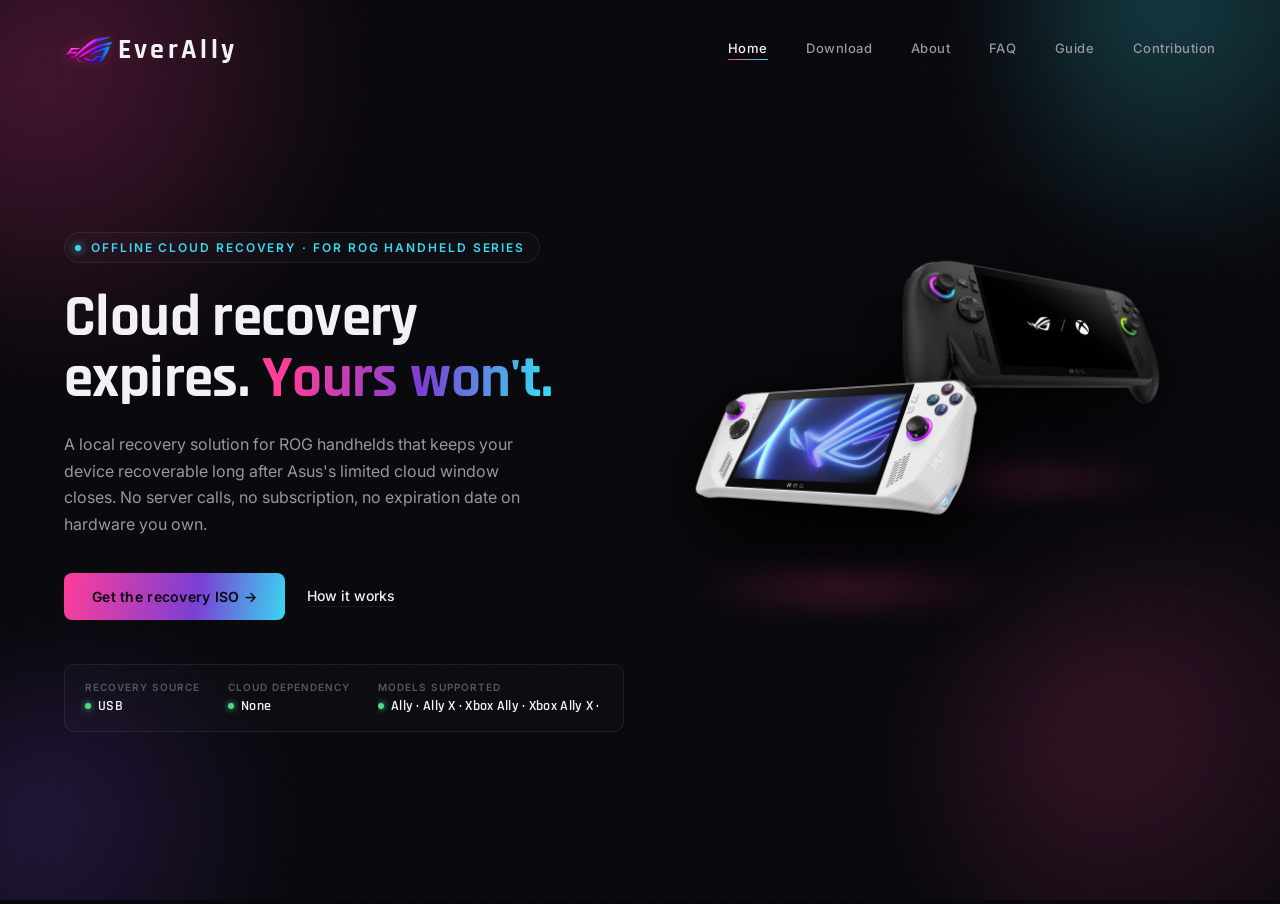
<file: index.html>
<!DOCTYPE html>
<html lang="en">
<head>
<meta charset="UTF-8">
<meta name="viewport" content="width=device-width, initial-scale=1.0">
<title>EverAlly — Local & Offline Cloud Recovery ISO for ROG Handhelds</title>
<meta name="description" content="EverAlly provides a local-first, offline cloud recovery backup ISO for ROG handheld series (Ally, Ally X, Xbox Ally, Xbox Ally X, Xbox Ally X20) to restore your device to factory settings without relying on ASUS cloud servers.">
<meta name="keywords" content="Cloud recovery iso, cloud recovery offline backup, ally cloud recovery iso, ally factory recovery media, ally cloud recovery offline backup, ally x cloud recovery iso, ally x factory recovery media, ally x cloud recovery offline backup, xbox ally cloud recovery iso, xbox ally factory recovery media, xbox ally cloud recovery offline backup, xbox ally x cloud recovery iso, xbox x ally factory recovery media, xbox x ally cloud recovery offline backup, xbox ally x factory recovery media, xbox ally x cloud recovery offline backup, xbox ally x20 cloud recovery iso">
<meta name="robots" content="index, follow">
<link rel="canonical" href="https://everally.top/">

<!-- Open Graph / Facebook -->
<meta property="og:type" content="website">
<meta property="og:url" content="https://everally.top/">
<meta property="og:title" content="EverAlly — Local & Offline Cloud Recovery ISO for ROG Handhelds">
<meta property="og:description" content="EverAlly provides a local-first, offline cloud recovery backup ISO for ROG handheld series (Ally, Ally X, Xbox Ally, Xbox Ally X, Xbox Ally X20) to restore your device to factory settings without relying on ASUS cloud servers.">
<meta property="og:image" content="https://everally.top/images/logo.webp">

<!-- Twitter -->
<meta property="twitter:card" content="summary_large_image">
<meta property="twitter:url" content="https://everally.top/">
<meta property="twitter:title" content="EverAlly — Local & Offline Cloud Recovery ISO for ROG Handhelds">
<meta property="twitter:description" content="EverAlly provides a local-first, offline cloud recovery backup ISO for ROG handheld series (Ally, Ally X, Xbox Ally, Xbox Ally X, Xbox Ally X20) to restore your device to factory settings without relying on ASUS cloud servers.">
<meta property="twitter:image" content="https://everally.top/images/logo.webp">

<!-- JSON-LD Structured Data -->
<script type="application/ld+json">
{
  "@context": "https://schema.org",
  "@type": "WebSite",
  "name": "EverAlly",
  "url": "https://everally.top/",
  "description": "Local-first offline cloud recovery backup ISO for ROG handhelds (Ally, Ally X, Xbox Ally, Xbox Ally X, Xbox Ally X20)."
}
</script>

<link rel="preconnect" href="https://fonts.googleapis.com">
<link rel="preconnect" href="https://fonts.gstatic.com" crossorigin>
<link href="https://fonts.googleapis.com/css2?family=Bebas+Neue&family=Rajdhani:wght@500;600;700&family=Inter:wght@400;500;600&display=swap" rel="stylesheet">
<link rel="icon" type="image/webp" href="images/favicon.webp">
<link rel="stylesheet" href="style.css">
</head>
<body>

<div class="corner-blobs">
  <div class="blob blob-tl"></div>
  <div class="blob blob-tr"></div>
  <div class="blob blob-bl"></div>
  <div class="blob blob-br"></div>
</div>
<div class="grain"></div>

<header>
  <a href="/" class="logo">
    <img src="images/logo.webp" class="logo-img" alt="EverAlly Logo">
    EverAlly
  </a>
  <nav>
    <a href="/" class="active">Home</a>
    <a href="download">Download</a>
    <a href="about">About</a>
    <a href="faq">FAQ</a>
    <a href="guide">Guide</a>
    <a href="contributors">Contribution</a>
  </nav>
  <button class="nav-toggle" aria-label="Toggle navigation" aria-expanded="false" id="navToggle">
    <span class="hamburger-line"></span>
    <span class="hamburger-line"></span>
    <span class="hamburger-line"></span>
  </button>
</header>

<main class="home-main">
  <div class="content">
    <div class="eyebrow">Offline Cloud Recovery · For ROG handheld series</div>
    <h1>Cloud recovery<br>expires. <span class="accent">Yours won't.</span></h1>
    <p class="subhead">
      A local recovery solution for ROG handhelds that keeps your device
      recoverable long after Asus's limited cloud window closes. No server calls,
      no subscription, no expiration date on hardware you own.
    </p>
    <div class="cta-row">
      <a href="download" class="btn-primary">
        Get the recovery ISO →
      </a>
      <a href="about" class="btn-secondary">How it works</a>
    </div>

    <div class="status">
      <div class="status-item">
        <span class="label">Recovery source</span>
        <span class="value ok">USB</span>
      </div>
      <div class="status-item">
        <span class="label">Cloud dependency</span>
        <span class="value ok">None</span>
      </div>
      <div class="status-item models-supported-item">
        <span class="label">Models supported</span>
        <div class="value ok">
          <div class="marquee-box">
            <span class="marquee-content">Ally · Ally X · Xbox Ally · Xbox Ally X · Xbox Ally X20</span>
          </div>
        </div>
      </div>
    </div>
  </div>

  <div class="visual" id="visual">
    <div class="consoles-container">
      <!-- white console: left side, pointing right -->
      <div class="console-stage console-white" id="consoleWhite">
        <div class="console-wrapper">
          <img class="console-img" src="images/hero-white-console.webp" alt="ROG handheld console (white variant)" draggable="false">
        </div>
      </div>
      <!-- black console: right side, mirrored pointing left -->
      <div class="console-stage console-black" id="consoleBlack">
        <div class="console-wrapper">
          <img class="console-img" src="images/hero-black-console.webp" alt="ROG handheld console (black variant)" draggable="false">
        </div>
      </div>
    </div>
  </div>
</main>

<script src="script.js"></script>

</body>
</html>
</file>
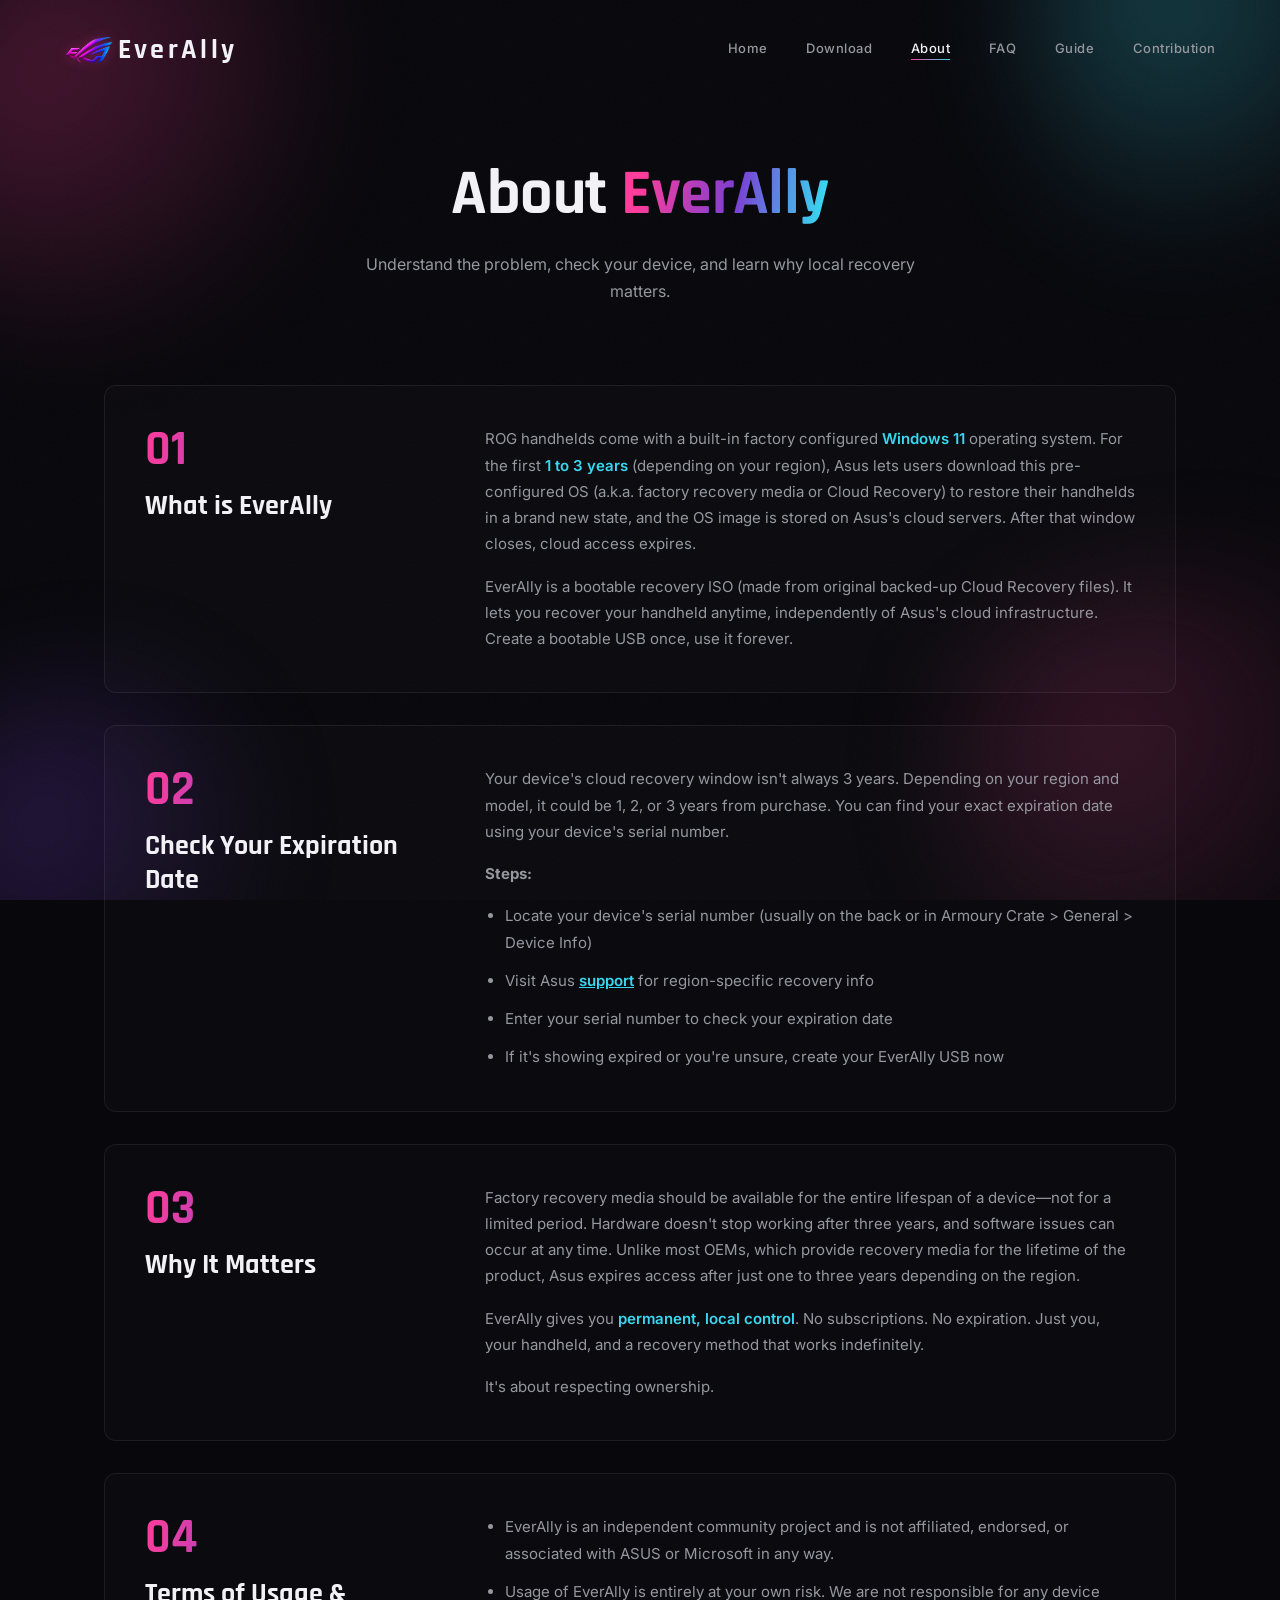
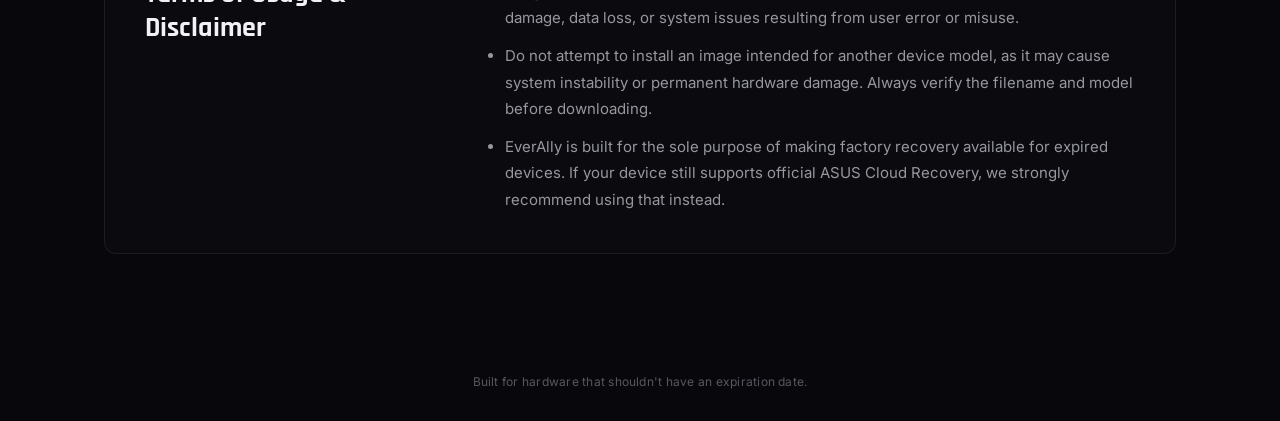
<file: about.html>
<!DOCTYPE html>
<html lang="en">
<head>
<meta charset="UTF-8">
<meta name="viewport" content="width=device-width, initial-scale=1.0">
<title>About EverAlly — Why Local Cloud Recovery Offline Backup Matters</title>
<meta name="description" content="Learn about EverAlly, why local offline cloud recovery backup is essential for ROG Ally, Ally X, and Xbox Ally series, and how to check your ASUS cloud recovery expiration.">
<meta name="keywords" content="Cloud recovery iso, cloud recovery offline backup, ally cloud recovery iso, ally factory recovery media, ally cloud recovery offline backup, ally x cloud recovery iso, ally x factory recovery media, ally x cloud recovery offline backup, xbox ally cloud recovery iso, xbox ally factory recovery media, xbox ally cloud recovery offline backup, xbox ally x cloud recovery iso, xbox x ally factory recovery media, xbox x ally cloud recovery offline backup, xbox ally x factory recovery media, xbox ally x cloud recovery offline backup">
<meta name="robots" content="index, follow">
<link rel="canonical" href="https://everally.top/about">

<!-- Open Graph / Facebook -->
<meta property="og:type" content="website">
<meta property="og:url" content="https://everally.top/about">
<meta property="og:title" content="About EverAlly — Why Local Cloud Recovery Offline Backup Matters">
<meta property="og:description" content="Learn about EverAlly, why local offline cloud recovery backup is essential for ROG Ally, Ally X, and Xbox Ally series, and how to check your ASUS cloud recovery expiration.">
<meta property="og:image" content="https://everally.top/images/logo.webp">

<!-- Twitter -->
<meta property="twitter:card" content="summary_large_image">
<meta property="twitter:url" content="https://everally.top/about">
<meta property="twitter:title" content="About EverAlly — Why Local Cloud Recovery Offline Backup Matters">
<meta property="twitter:description" content="Learn about EverAlly, why local offline cloud recovery backup is essential for ROG Ally, Ally X, and Xbox Ally series, and how to check your ASUS cloud recovery expiration.">
<meta property="twitter:image" content="https://everally.top/images/logo.webp">

<!-- JSON-LD Structured Data -->
<script type="application/ld+json">
{
  "@context": "https://schema.org",
  "@type": "WebPage",
  "name": "About EverAlly",
  "url": "https://everally.top/about",
  "description": "Information about EverAlly offline cloud recovery backup utility and the importance of hardware ownership and offline backups for handhelds."
}
</script>

<script type="application/ld+json">
{
  "@context": "https://schema.org",
  "@type": "WebSite",
  "name": "EverAlly",
  "url": "https://everally.top/"
}
</script>

<link rel="preconnect" href="https://fonts.googleapis.com">
<link rel="preconnect" href="https://fonts.gstatic.com" crossorigin>
<link href="https://fonts.googleapis.com/css2?family=Bebas+Neue&family=Rajdhani:wght@500;600;700&family=Inter:wght@400;500;600&display=swap" rel="stylesheet">
<link rel="icon" type="image/webp" href="images/favicon.webp">
<link rel="stylesheet" href="style.css">
</head>
<body>

<div class="corner-blobs">
  <div class="blob blob-tl"></div>
  <div class="blob blob-tr"></div>
  <div class="blob blob-bl"></div>
  <div class="blob blob-br"></div>
</div>
<div class="grain"></div>

<header>
  <a href="/" class="logo">
    <img src="images/logo.webp" class="logo-img" alt="EverAlly Logo">
    EverAlly
  </a>
  <nav>
    <a href="/">Home</a>
    <a href="download">Download</a>
    <a href="about" class="active">About</a>
    <a href="faq">FAQ</a>
    <a href="guide">Guide</a>
    <a href="contributors">Contribution</a>
  </nav>
  <button class="nav-toggle" aria-label="Toggle navigation" aria-expanded="false" id="navToggle">
    <span class="hamburger-line"></span>
    <span class="hamburger-line"></span>
    <span class="hamburger-line"></span>
  </button>
</header>

<main>
  <div class="page-intro">
    <h1>About <span class="accent">EverAlly</span></h1>
    <p>
      Understand the problem, check your device, and learn why local recovery matters.
    </p>
  </div>

  <div class="boxes-section">
    <div class="boxes-grid">

      <!-- Box 1: What is EverAlly -->
      <div class="box">
        <div class="box-meta">
          <div class="box-number">01</div>
          <h2>What is EverAlly</h2>
        </div>
        <div class="box-content">
          <p>
            ROG handhelds come with a built-in factory configured <span class="box-accent">Windows 11</span> operating system. For the first <span class="box-accent">1 to 3 years</span> (depending on your region), Asus lets users download this pre-configured OS (a.k.a. factory recovery media or Cloud Recovery) to restore their handhelds in a brand new state, and the OS image is stored on Asus's cloud servers. After that window closes, cloud access expires.
          </p>
          <p>
            EverAlly is a bootable recovery ISO (made from original backed-up Cloud Recovery files). It lets you recover your handheld anytime, independently of Asus's cloud infrastructure. Create a bootable USB once, use it forever.
          </p>
        </div>
      </div>

      <!-- Box 2: Check Your Expiration -->
      <div class="box">
        <div class="box-meta">
          <div class="box-number">02</div>
          <h2>Check Your Expiration Date</h2>
        </div>
        <div class="box-content">
          <p>
            Your device's cloud recovery window isn't always 3 years. Depending on your region and model, it could be 1, 2, or 3 years from purchase. You can find your exact expiration date using your device's serial number.
          </p>
          <p><strong>Steps:</strong></p>
          <ul>
            <li>Locate your device's serial number (usually on the back or in Armoury Crate &gt; General &gt; Device Info)</li>
            <li>Visit Asus <a href="https://www.asus.com/support/cloud-recovery/" target="_blank" rel="noopener noreferrer" class="box-accent">support</a> for region-specific recovery info</li>
            <li>Enter your serial number to check your expiration date</li>
            <li>If it's showing expired or you're unsure, create your EverAlly USB now</li>
          </ul>
        </div>
      </div>

      <!-- Box 3: Why It Matters -->
      <div class="box">
        <div class="box-meta">
          <div class="box-number">03</div>
          <h2>Why It Matters</h2>
        </div>
        <div class="box-content">
          <p>
            Factory recovery media should be available for the entire lifespan of a device—not for a limited period. Hardware doesn't stop working after three years, and software issues can occur at any time. Unlike most OEMs, which provide recovery media for the lifetime of the product, Asus expires access after just one to three years depending on the region.
          </p>
          <p>
            EverAlly gives you <span class="box-accent">permanent, local control</span>. No subscriptions. No expiration. Just you, your handheld, and a recovery method that works indefinitely.
          </p>
          <p>
            It's about respecting ownership.
          </p>
        </div>
      </div>

      <!-- Box 4: Terms of Usage & Disclaimer -->
      <div class="box">
        <div class="box-meta">
          <div class="box-number">04</div>
          <h2>Terms of Usage &amp; Disclaimer</h2>
        </div>
        <div class="box-content">
          <ul>
            <li>EverAlly is an independent community project and is not affiliated, endorsed, or associated with ASUS or Microsoft in any way.</li>
            <li>Usage of EverAlly is entirely at your own risk. We are not responsible for any device damage, data loss, or system issues resulting from user error or misuse.</li>
            <li>Do not attempt to install an image intended for another device model, as it may cause system instability or permanent hardware damage. Always verify the filename and model before downloading.</li>
            <li>EverAlly is built for the sole purpose of making factory recovery available for expired devices. If your device still supports official ASUS Cloud Recovery, we strongly recommend using that instead.</li>
          </ul>
        </div>
      </div>

    </div>
  </div>
</main>

<footer>
  Built for hardware that shouldn't have an expiration date.
</footer>

<script src="script.js"></script>
</body>
</html>
</file>
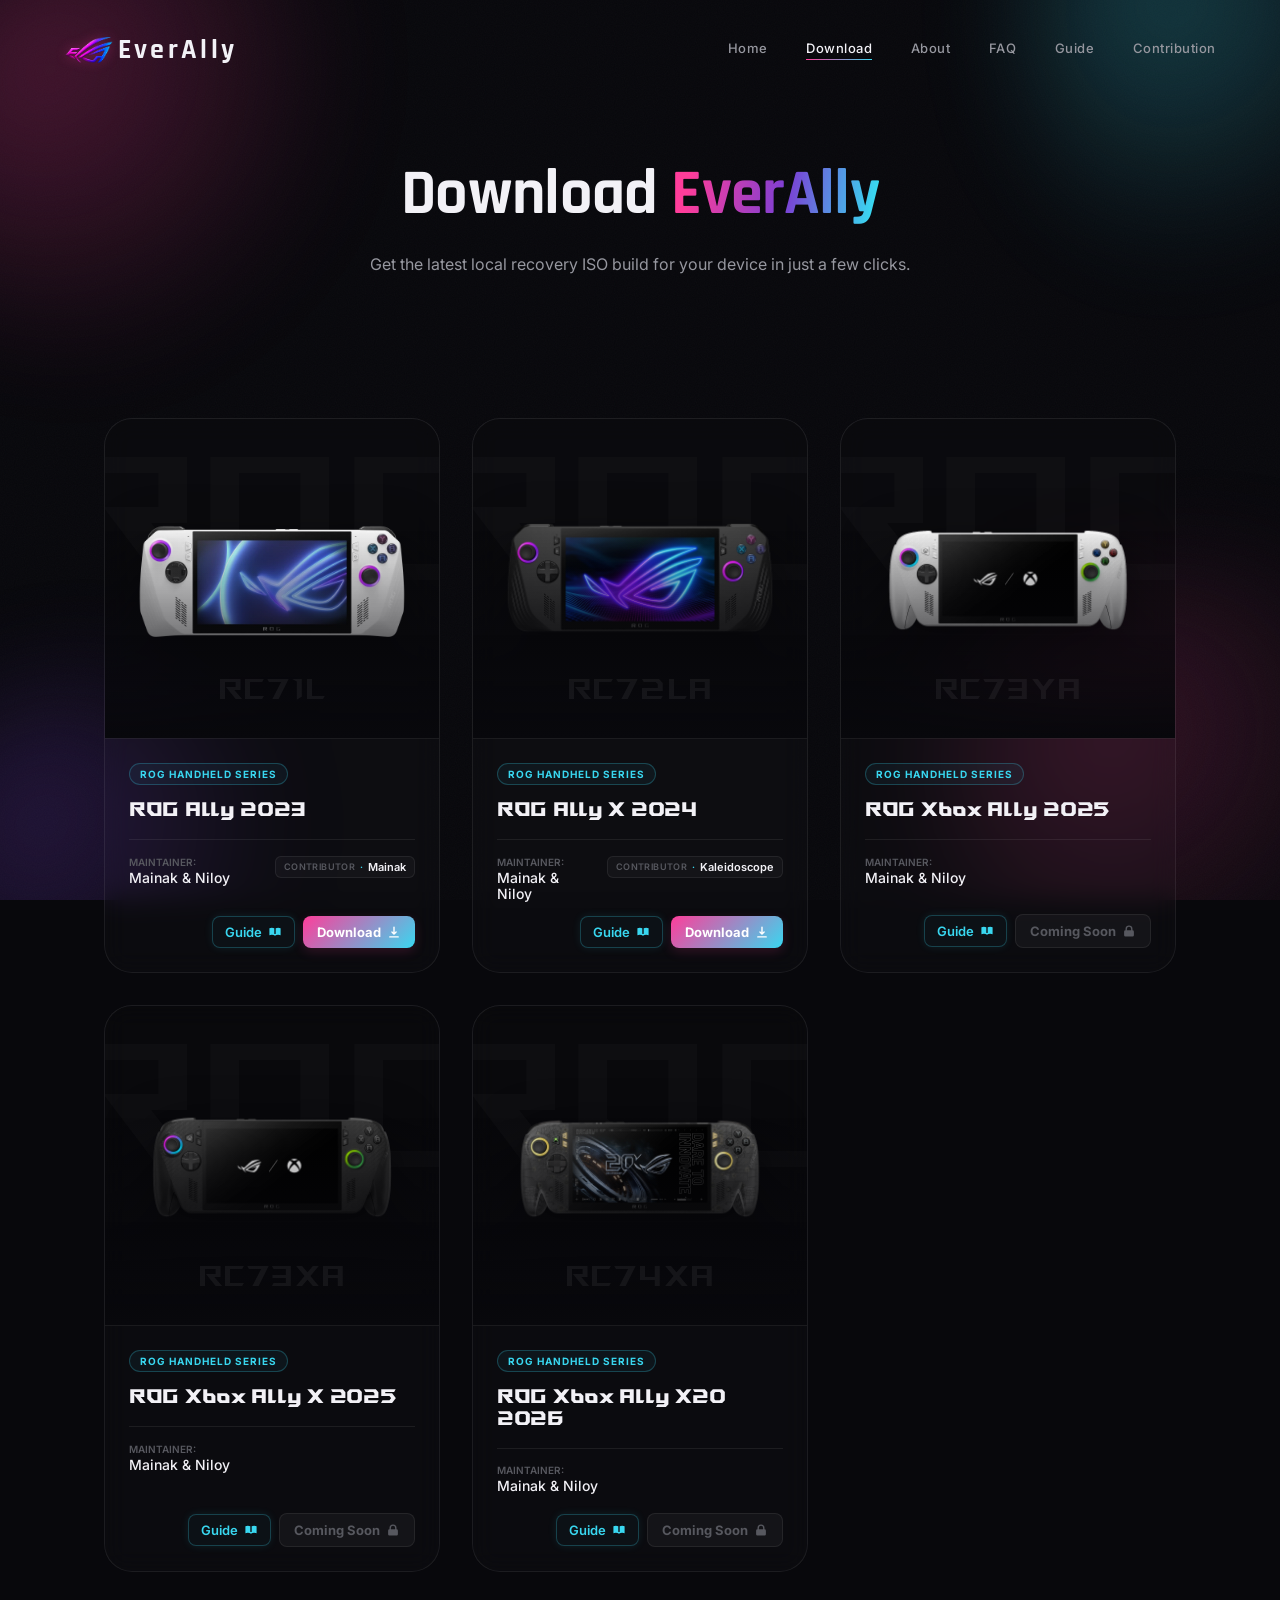
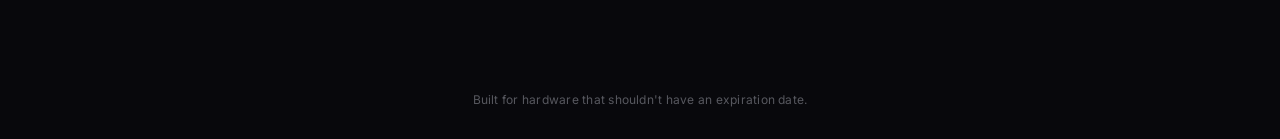
<file: download.html>
<!DOCTYPE html>
<html lang="en">
<head>
<meta charset="UTF-8">
<meta name="viewport" content="width=device-width, initial-scale=1.0">
<title>Download EverAlly Recovery ISO — Offline Factory Media for ROG Ally</title>
<meta name="description" content="Download the EverAlly local recovery ISO for ASUS ROG Ally (2023), Ally X, Xbox Ally, Xbox Ally X, and Xbox Ally X20. Keep your handheld recoverable offline forever.">
<meta name="keywords" content="Cloud recovery iso, cloud recovery offline backup, ally cloud recovery iso, ally factory recovery media, ally cloud recovery offline backup, ally x cloud recovery iso, ally x factory recovery media, ally x cloud recovery offline backup, xbox ally cloud recovery iso, xbox ally factory recovery media, xbox ally cloud recovery offline backup, xbox ally x cloud recovery iso, xbox x ally factory recovery media, xbox x ally cloud recovery offline backup, xbox ally x factory recovery media, xbox ally x cloud recovery offline backup, xbox ally x20 cloud recovery iso">
<meta name="robots" content="index, follow">
<link rel="canonical" href="https://everally.top/download">

<!-- Open Graph / Facebook -->
<meta property="og:type" content="website">
<meta property="og:url" content="https://everally.top/download">
<meta property="og:title" content="Download EverAlly Recovery ISO — Offline Factory Media for ROG Ally">
<meta property="og:description" content="Download the EverAlly local recovery ISO for ASUS ROG Ally (2023), Ally X, Xbox Ally, Xbox Ally X, and Xbox Ally X20. Keep your handheld recoverable offline forever.">
<meta property="og:image" content="https://everally.top/images/logo.webp">

<!-- Twitter -->
<meta property="twitter:card" content="summary_large_image">
<meta property="twitter:url" content="https://everally.top/download">
<meta property="twitter:title" content="Download EverAlly Recovery ISO — Offline Factory Media for ROG Ally">
<meta property="twitter:description" content="Download the EverAlly local recovery ISO for ASUS ROG Ally (2023), Ally X, Xbox Ally, Xbox Ally X, and Xbox Ally X20. Keep your handheld recoverable offline forever.">
<meta property="twitter:image" content="https://everally.top/images/logo.webp">

<!-- JSON-LD Structured Data -->
<script type="application/ld+json">
{
  "@context": "https://schema.org",
  "@type": "SoftwareApplication",
  "name": "EverAlly Recovery ISO",
  "operatingSystem": "Windows 11",
  "applicationCategory": "OperatingSystem",
  "url": "https://everally.top/download",
  "description": "EverAlly is an offline local factory recovery ISO image for ASUS ROG Ally handheld series, enabling permanent recovery without Asus cloud dependencies."
}
</script>

<script type="application/ld+json">
{
  "@context": "https://schema.org",
  "@type": "WebSite",
  "name": "EverAlly",
  "url": "https://everally.top/"
}
</script>

<link rel="preconnect" href="https://fonts.googleapis.com">
<link rel="preconnect" href="https://fonts.gstatic.com" crossorigin>
<link href="https://fonts.googleapis.com/css2?family=Bebas+Neue&family=Rajdhani:wght@500;600;700&family=Inter:wght@400;500;600&display=swap" rel="stylesheet">
<link rel="icon" type="image/webp" href="images/favicon.webp">
<link rel="stylesheet" href="style.css">
</head>
<body>

<div class="corner-blobs">
  <div class="blob blob-tl"></div>
  <div class="blob blob-tr"></div>
  <div class="blob blob-bl"></div>
  <div class="blob blob-br"></div>
</div>
<div class="grain"></div>

<header>
  <a href="/" class="logo">
    <img src="images/logo.webp" class="logo-img" alt="EverAlly Logo">
    EverAlly
  </a>
  <nav>
    <a href="/">Home</a>
    <a href="download" class="active">Download</a>
    <a href="about">About</a>
    <a href="faq">FAQ</a>
    <a href="guide">Guide</a>
    <a href="contributors">Contribution</a>
  </nav>
  <button class="nav-toggle" aria-label="Toggle navigation" aria-expanded="false" id="navToggle">
    <span class="hamburger-line"></span>
    <span class="hamburger-line"></span>
    <span class="hamburger-line"></span>
  </button>
</header>

<main>
  <div class="page-intro">
    <h1>Download <span class="accent">EverAlly</span></h1>
    <p>
      Get the latest local recovery ISO build for your device in just a few clicks.
    </p>
  </div>

  <section class="download-section">
    <div class="download-grid">

      <!-- Card 1: ROG Ally (2023) -->
      <div class="download-card">
        <div class="card-image-box">
          <div class="card-watermark">ROG</div>
          <div class="card-img-wrapper">
            <img class="card-img" src="images/og-rog-2023.webp" alt="ROG Ally (2023)" draggable="false">
          </div>
          <div class="card-codename">RC71L</div>
        </div>
        <div class="card-content">
          <div class="card-badge">ROG Handheld Series</div>
          <h3 class="card-title">ROG Ally 2023</h3>
          <div class="card-divider"></div>
          <div class="card-footer">
            <div class="card-meta-row">
              <div class="card-maintainer">
                <span class="maintainer-label">Maintainer:</span>
                <span class="maintainer-name">Mainak &
Niloy</span>
              </div>
              <div class="card-contributor">
                <span class="contributor-label">Contributor</span>
                <span class="contributor-dot">·</span>
                <span class="contributor-name">Mainak</span>
              </div>
            </div>
            <div class="card-actions-row">
              <a href="guide" class="btn-guide">
                <span>Guide</span>
                <svg class="icon-guide" viewBox="0 0 20 20" fill="currentColor">
                  <path d="M9 4.804A7.968 7.968 0 005.5 4c-1.255 0-2.443.29-3.5.804v10A7.969 7.969 0 015.5 14c1.669 0 3.218.51 4.5 1.385A7.962 7.962 0 0114.5 14c1.255 0 2.443.29 3.5.804v-10A7.968 7.968 0 0014.5 4c-1.255 0-2.443.29-3.5.804V12a1 1 0 11-2 0V4.804z"/>
                </svg>
              </a>
              <a href="#" class="btn-download" id="ally2023Download">
                <span>Download</span>
                <svg class="icon-download" viewBox="0 0 20 20" fill="currentColor">
                  <path fill-rule="evenodd" d="M3 17a1 1 0 011-1h12a1 1 0 110 2H4a1 1 0 01-1-1zm3.293-7.707a1 1 0 011.414 0L9 10.586V3a1 1 0 112 0v7.586l1.293-1.293a1 1 0 111.414 1.414l-3 3a1 1 0 01-1.414 0l-3-3a1 1 0 01-1.414z" clip-rule="evenodd"/>
                </svg>
              </a>
            </div>
          </div>
        </div>
      </div>

      <!-- Card 2: ROG Ally X (2024) -->
      <div class="download-card">
        <div class="card-image-box">
          <div class="card-watermark">ROG</div>
          <div class="card-img-wrapper">
            <img class="card-img" src="images/rog-x-2024.webp" alt="ROG Ally X (2024)" draggable="false">
          </div>
          <div class="card-codename">RC72LA</div>
        </div>
        <div class="card-content">
          <div class="card-badge">ROG Handheld Series</div>
          <h3 class="card-title">ROG Ally X 2024</h3>
          <div class="card-divider"></div>
          <div class="card-footer">
            <div class="card-meta-row">
              <div class="card-maintainer">
                <span class="maintainer-label">Maintainer:</span>
                <span class="maintainer-name">Mainak &
Niloy</span>
              </div>
              <div class="card-contributor">
                <span class="contributor-label">Contributor</span>
                <span class="contributor-dot">·</span>
                <span class="contributor-name">Kaleidoscope</span>
              </div>
            </div>
            <div class="card-actions-row">
              <a href="guide" class="btn-guide">
                <span>Guide</span>
                <svg class="icon-guide" viewBox="0 0 20 20" fill="currentColor">
                  <path d="M9 4.804A7.968 7.968 0 005.5 4c-1.255 0-2.443.29-3.5.804v10A7.969 7.969 0 015.5 14c1.669 0 3.218.51 4.5 1.385A7.962 7.962 0 0114.5 14c1.255 0 2.443.29 3.5.804v-10A7.968 7.968 0 0014.5 4c-1.255 0-2.443.29-3.5.804V12a1 1 0 11-2 0V4.804z"/>
                </svg>
              </a>
              <a href="#" class="btn-download" id="allyX2024Download">
                <span>Download</span>
                <svg class="icon-download" viewBox="0 0 20 20" fill="currentColor">
                  <path fill-rule="evenodd" d="M3 17a1 1 0 011-1h12a1 1 0 110 2H4a1 1 0 01-1-1zm3.293-7.707a1 1 0 011.414 0L9 10.586V3a1 1 0 112 0v7.586l1.293-1.293a1 1 0 111.414 1.414l-3 3a1 1 0 01-1.414 0l-3-3a1 1 0 01-1.414z" clip-rule="evenodd"/>
                </svg>
              </a>
            </div>
          </div>
        </div>
      </div>

      <!-- Card 3: ROG Xbox Ally (2025) -->
      <div class="download-card">
        <div class="card-image-box">
          <div class="card-watermark">ROG</div>
          <div class="card-img-wrapper">
            <img class="card-img" src="images/xbox-rog-2025.webp" alt="ROG Xbox Ally (2025)" draggable="false">
          </div>
          <div class="card-codename">RC73YA</div>
        </div>
        <div class="card-content">
          <div class="card-badge">ROG Handheld Series</div>
          <h3 class="card-title">ROG Xbox Ally 2025</h3>
          <div class="card-divider"></div>
          <div class="card-footer">
            <div class="card-meta-row">
              <div class="card-maintainer">
                <span class="maintainer-label">Maintainer:</span>
                <span class="maintainer-name">Mainak &
Niloy</span>
              </div>
            </div>
            <div class="card-actions-row">
              <a href="guide" class="btn-guide">
                <span>Guide</span>
                <svg class="icon-guide" viewBox="0 0 20 20" fill="currentColor">
                  <path d="M9 4.804A7.968 7.968 0 005.5 4c-1.255 0-2.443.29-3.5.804v10A7.969 7.969 0 015.5 14c1.669 0 3.218.51 4.5 1.385A7.962 7.962 0 0114.5 14c1.255 0 2.443.29 3.5.804v-10A7.968 7.968 0 0014.5 4c-1.255 0-2.443.29-3.5.804V12a1 1 0 11-2 0V4.804z"/>
                </svg>
              </a>
              <a href="contributors" class="btn-download btn-contribute">
                <span class="text-coming">Coming Soon</span>
                <span class="text-contribute">Contribute</span>
                <svg class="icon-download icon-lock" viewBox="0 0 20 20" fill="currentColor">
                  <path fill-rule="evenodd" d="M5 9V7a5 5 0 0110 0v2a2 2 0 012 2v5a2 2 0 01-2 2H5a2 2 0 01-2-2v-5a2 2 0 012-2zm8-2v2H7V7a3 3 0 016 0z" clip-rule="evenodd"/>
                </svg>
                <svg class="icon-download icon-arrow" viewBox="0 0 20 20" fill="currentColor" style="display: none;">
                  <path fill-rule="evenodd" d="M10.293 3.293a1 1 0 011.414 0l6 6a1 1 0 010 1.414l-6 6a1 1 0 01-1.414-1.414L14.586 11H3a1 1 0 110-2h11.586l-4.293-4.293a1 1 0 010-1.414z" clip-rule="evenodd"/>
                </svg>
              </a>
            </div>
          </div>
        </div>
      </div>

      <!-- Card 4: ROG Xbox ALLY X 2025 -->
      <div class="download-card">
        <div class="card-image-box">
          <div class="card-watermark">ROG</div>
          <div class="card-img-wrapper">
            <img class="card-img" src="images/xbox-rog-x-2025.webp" alt="ROG Xbox ALLY X 2025" draggable="false">
          </div>
          <div class="card-codename">RC73XA</div>
        </div>
        <div class="card-content">
          <div class="card-badge">ROG Handheld Series</div>
          <h3 class="card-title">ROG Xbox Ally X 2025</h3>
          <div class="card-divider"></div>
          <div class="card-footer">
            <div class="card-meta-row">
              <div class="card-maintainer">
                <span class="maintainer-label">Maintainer:</span>
                <span class="maintainer-name">Mainak &
Niloy</span>
              </div>
            </div>
            <div class="card-actions-row">
              <a href="guide" class="btn-guide">
                <span>Guide</span>
                <svg class="icon-guide" viewBox="0 0 20 20" fill="currentColor">
                  <path d="M9 4.804A7.968 7.968 0 005.5 4c-1.255 0-2.443.29-3.5.804v10A7.969 7.969 0 015.5 14c1.669 0 3.218.51 4.5 1.385A7.962 7.962 0 0114.5 14c1.255 0 2.443.29 3.5.804v-10A7.968 7.968 0 0014.5 4c-1.255 0-2.443.29-3.5.804V12a1 1 0 11-2 0V4.804z"/>
                </svg>
              </a>
              <a href="contributors" class="btn-download btn-contribute">
                <span class="text-coming">Coming Soon</span>
                <span class="text-contribute">Contribute</span>
                <svg class="icon-download icon-lock" viewBox="0 0 20 20" fill="currentColor">
                  <path fill-rule="evenodd" d="M5 9V7a5 5 0 0110 0v2a2 2 0 012 2v5a2 2 0 01-2 2H5a2 2 0 01-2-2v-5a2 2 0 012-2zm8-2v2H7V7a3 3 0 016 0z" clip-rule="evenodd"/>
                </svg>
                <svg class="icon-download icon-arrow" viewBox="0 0 20 20" fill="currentColor" style="display: none;">
                  <path fill-rule="evenodd" d="M10.293 3.293a1 1 0 011.414 0l6 6a1 1 0 010 1.414l-6 6a1 1 0 01-1.414-1.414L14.586 11H3a1 1 0 110-2h11.586l-4.293-4.293a1 1 0 010-1.414z" clip-rule="evenodd"/>
                </svg>
              </a>
            </div>
          </div>
        </div>
      </div>

      <!-- Card 5: ROG Xbox Ally X20 2026 -->
      <div class="download-card">
        <div class="card-image-box">
          <div class="card-watermark">ROG</div>
          <div class="card-img-wrapper">
            <img class="card-img" src="images/xbox-rog-x20-2026.webp" alt="ROG XBOX Ally X20 2026" draggable="false">
          </div>
          <div class="card-codename">RC74XA</div>
        </div>
        <div class="card-content">
          <div class="card-badge">ROG Handheld Series</div>
          <h3 class="card-title">ROG Xbox Ally X20 2026</h3>
          <div class="card-divider"></div>
          <div class="card-footer">
            <div class="card-meta-row">
              <div class="card-maintainer">
                <span class="maintainer-label">Maintainer:</span>
                <span class="maintainer-name">Mainak &
Niloy</span>
              </div>
            </div>
            <div class="card-actions-row">
              <a href="guide" class="btn-guide">
                <span>Guide</span>
                <svg class="icon-guide" viewBox="0 0 20 20" fill="currentColor">
                  <path d="M9 4.804A7.968 7.968 0 005.5 4c-1.255 0-2.443.29-3.5.804v10A7.969 7.969 0 015.5 14c1.669 0 3.218.51 4.5 1.385A7.962 7.962 0 0114.5 14c1.255 0 2.443.29 3.5.804v-10A7.968 7.968 0 0014.5 4c-1.255 0-2.443.29-3.5.804V12a1 1 0 11-2 0V4.804z"/>
                </svg>
              </a>
              <a href="contributors" class="btn-download btn-contribute">
                <span class="text-coming">Coming Soon</span>
                <span class="text-contribute">Contribute</span>
                <svg class="icon-download icon-lock" viewBox="0 0 20 20" fill="currentColor">
                  <path fill-rule="evenodd" d="M5 9V7a5 5 0 0110 0v2a2 2 0 012 2v5a2 2 0 01-2 2H5a2 2 0 01-2-2v-5a2 2 0 012-2zm8-2v2H7V7a3 3 0 016 0z" clip-rule="evenodd"/>
                </svg>
                <svg class="icon-download icon-arrow" viewBox="0 0 20 20" fill="currentColor" style="display: none;">
                  <path fill-rule="evenodd" d="M10.293 3.293a1 1 0 011.414 0l6 6a1 1 0 010 1.414l-6 6a1 1 0 01-1.414-1.414L14.586 11H3a1 1 0 110-2h11.586l-4.293-4.293a1 1 0 010-1.414z" clip-rule="evenodd"/>
                </svg>
              </a>
            </div>
          </div>
        </div>
      </div>

    </div>
  </section>
</main>

<!-- Download Mirror Modal -->
<div id="downloadModal" class="modal-overlay" aria-hidden="true">
  <div class="modal-container">
    <button class="modal-close" id="modalClose" aria-label="Close modal">&times;</button>
    <div class="modal-header">
      <h2>Select Download Mirror</h2>
      <p>Choose a server to download the EverAlly Recovery ISO for <strong id="modalDeviceName"></strong>.</p>
    </div>
    
    <div class="mirror-list">
      <!-- Mirror 1: Hugging Face -->
      <a id="mirrorHuggingface" href="#" class="mirror-card" target="_blank" rel="noopener noreferrer">
        <div class="mirror-icon-wrapper">
          <img src="images/mirror-huggingface.webp" alt="Hugging Face" class="mirror-icon-img">
        </div>
        <div class="mirror-details">
          <div class="mirror-name">Hugging Face Server <span class="badge-recommended">Fastest</span></div>
          <div class="mirror-desc">High-speed global CDN. Recommended for fast, direct downloads.</div>
        </div>
        <div class="mirror-action">
          <span>Download</span>
          <svg viewBox="0 0 20 20" fill="currentColor">
            <path fill-rule="evenodd" d="M10.293 3.293a1 1 0 011.414 0l6 6a1 1 0 010 1.414l-6 6a1 1 0 01-1.414-1.414L14.586 11H3a1 1 0 110-2h11.586l-4.293-4.293a1 1 0 010-1.414z" clip-rule="evenodd"/>
          </svg>
        </div>
      </a>
      
      <!-- Mirror 2: Internet Archive -->
      <a id="mirrorArchive" href="#" class="mirror-card" target="_blank" rel="noopener noreferrer">
        <div class="mirror-icon-wrapper">
          <img src="images/mirror-archive.webp" alt="Internet Archive" class="mirror-icon-img archive-logo">
        </div>
        <div class="mirror-details">
          <div class="mirror-name">Internet Archive Mirror</div>
          <div class="mirror-desc">Decentralized open library. Best longevity, good download reliability.</div>
        </div>
        <div class="mirror-action">
          <span>Download</span>
          <svg viewBox="0 0 20 20" fill="currentColor">
            <path fill-rule="evenodd" d="M10.293 3.293a1 1 0 011.414 0l6 6a1 1 0 010 1.414l-6 6a1 1 0 01-1.414-1.414L14.586 11H3a1 1 0 110-2h11.586l-4.293-4.293a1 1 0 010-1.414z" clip-rule="evenodd"/>
          </svg>
        </div>
      </a>
    </div>

    <!-- File Verification Checksums -->
    <div class="checksum-section">
      <div class="checksum-header">File Checksums</div>
      <div class="checksum-list">
        <div class="checksum-item">
          <span class="checksum-algo">SHA-256</span>
          <code class="checksum-value" id="checksumSha256" title="Click to copy"></code>
        </div>
        <div class="checksum-item">
          <span class="checksum-algo">SHA-1</span>
          <code class="checksum-value" id="checksumSha1" title="Click to copy"></code>
        </div>
        <div class="checksum-item">
          <span class="checksum-algo">MD5</span>
          <code class="checksum-value" id="checksumMd5" title="Click to copy"></code>
        </div>
      </div>
    </div>

    <div class="modal-footer" id="modalFooter"></div>
  </div>
</div>

<footer>
  Built for hardware that shouldn't have an expiration date.
</footer>

<script src="script.js"></script>
</body>
</html>
</file>
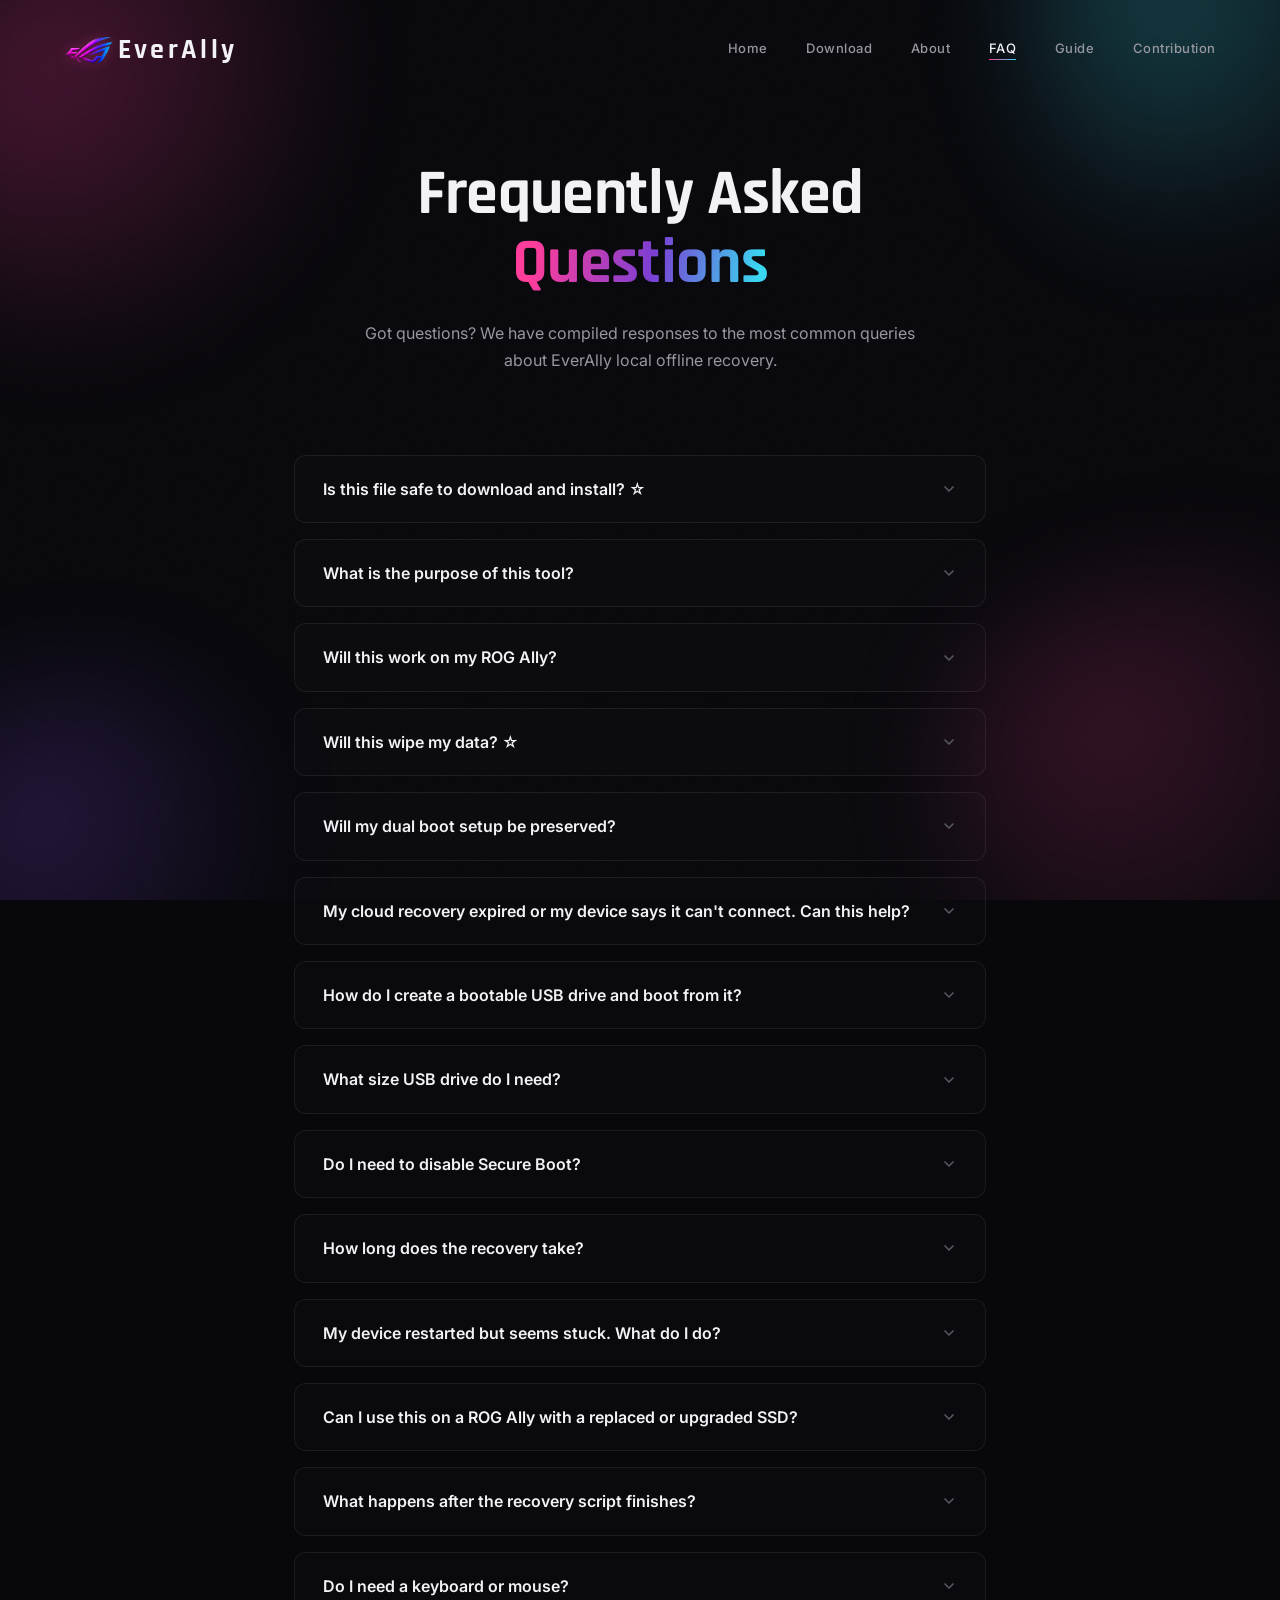
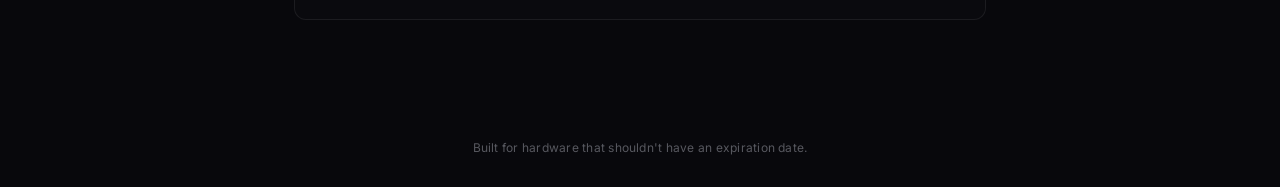
<file: faq.html>
<!DOCTYPE html>
<html lang="en">
<head>
<meta charset="UTF-8">
<meta name="viewport" content="width=device-width, initial-scale=1.0">
<title>Frequently Asked Questions — EverAlly Offline Cloud Recovery</title>
<meta name="description" content="Find answers to common questions about EverAlly. Learn about the safety, compatibility, and process of using our ROG Ally offline cloud recovery backup ISO.">
<meta name="keywords" content="Cloud recovery iso, cloud recovery offline backup, ally cloud recovery iso, ally factory recovery media, ally cloud recovery offline backup, ally x cloud recovery iso, ally x factory recovery media, ally x cloud recovery offline backup, xbox ally cloud recovery iso, xbox ally factory recovery media, xbox ally cloud recovery offline backup, xbox ally x cloud recovery iso, xbox x ally factory recovery media, xbox x ally cloud recovery offline backup, xbox ally x factory recovery media, xbox ally x cloud recovery offline backup">
<meta name="robots" content="index, follow">
<link rel="canonical" href="https://everally.top/faq">

<!-- Open Graph / Facebook -->
<meta property="og:type" content="website">
<meta property="og:url" content="https://everally.top/faq">
<meta property="og:title" content="Frequently Asked Questions — EverAlly Offline Cloud Recovery">
<meta property="og:description" content="Find answers to common questions about EverAlly. Learn about the safety, compatibility, and process of using our ROG Ally offline cloud recovery backup ISO.">
<meta property="og:image" content="https://everally.top/images/logo.webp">

<!-- Twitter -->
<meta property="twitter:card" content="summary_large_image">
<meta property="twitter:url" content="https://everally.top/faq">
<meta property="twitter:title" content="Frequently Asked Questions — EverAlly Offline Cloud Recovery">
<meta property="twitter:description" content="Find answers to common questions about EverAlly. Learn about the safety, compatibility, and process of using our ROG Ally offline cloud recovery backup ISO.">
<meta property="twitter:image" content="https://everally.top/images/logo.webp">

<!-- JSON-LD Structured Data -->
<script type="application/ld+json">
{
  "@context": "https://schema.org",
  "@type": "FAQPage",
  "mainEntity": [
    {
      "@type": "Question",
      "name": "Is this file safe to download and install? ☆",
      "acceptedAnswer": {
        "@type": "Answer",
        "text": "Yes. This Offline Cloud Recovery is built entirely from an original ASUS Cloud Recovery backup — we wrote the scripts to recreate the exact same factory partition layout and file staging that ASUS's own tool produces. Every file on the ISO comes directly from ASUS with no modifications. We don't touch, patch, or replace any ASUS or Windows system files."
      }
    },
    {
      "@type": "Question",
      "name": "What is the purpose of this tool?",
      "acceptedAnswer": {
        "@type": "Answer",
        "text": "ASUS provides Cloud Recovery to restore your ROG Ally to factory condition, but access expires after 1-3 years depending on your region. After that, the only official option is manually installing Windows and all drivers yourself — a tedious, time-consuming process. This tool brings the full Cloud Recovery experience offline, restoring your device to the exact original ASUS factory state automatically, without an internet connection, and without any manual driver work."
      }
    },
    {
      "@type": "Question",
      "name": "Will this work on my ROG Ally?",
      "acceptedAnswer": {
        "@type": "Answer",
        "text": "This tool is built from and tested on the ROG Ally (RC71L) and ROG Ally X (RC72LA). It has been verified to work end-to-end on real hardware. ROG XBOX Ally (RC73YA), ROG XBOX Ally X (RC73XA) and ROG XBOX Ally X20 (RC74XA) support is being worked on separately — check back later for updates."
      }
    },
    {
      "@type": "Question",
      "name": "Will this wipe my data? ☆",
      "acceptedAnswer": {
        "@type": "Answer",
        "text": "Yes, completely. This tool performs a full factory restore — it wipes the entire internal SSD and rebuilds it from scratch. Back up anything you want to keep before running this. There is no going back."
      }
    },
    {
      "@type": "Question",
      "name": "Will my dual boot setup be preserved?",
      "acceptedAnswer": {
        "@type": "Answer",
        "text": "No. This tool performs a complete wipe on the entire internal SSD and rebuilds the exact ASUS factory partition layout from scratch. Any existing partitions — including a Linux or secondary Windows installation — will be permanently deleted. If you have a dual boot setup, make sure to back up anything important before running this. There is no way to recover a wiped partition after the tool runs."
      }
    },
    {
      "@type": "Question",
      "name": "My cloud recovery expired or my device says it can't connect. Can this help?",
      "acceptedAnswer": {
        "@type": "Answer",
        "text": "Yes, that's exactly what this is for. ASUS locks cloud recovery access after 1-3 years depending on your region. This tool restores your device to factory condition offline, with no internet connection required at any point."
      }
    },
    {
      "@type": "Question",
      "name": "How do I create a bootable USB drive and boot from it?",
      "acceptedAnswer": {
        "@type": "Answer",
        "text": "Download Rufus. Open Rufus, select the downloaded .iso file, choose your USB drive, leave settings at default, and click Start. Once it finishes, plug the USB into your ROG Ally, then power on and when the ROG animation appears press and hold the Volume Up button to open the boot menu, and select your USB drive from the list. Other tools that also work: Balena Etcher and Ventoy. Note: Writing the ISO will erase everything currently on the USB drive — double-check you've selected the right drive before starting."
      }
    },
    {
      "@type": "Question",
      "name": "What size USB drive do I need?",
      "acceptedAnswer": {
        "@type": "Answer",
        "text": "Minimum 32GB. 64GB or larger is recommended for comfortable headroom. Smaller drives will not fit the recovery image."
      }
    },
    {
      "@type": "Question",
      "name": "Do I need to disable Secure Boot?",
      "acceptedAnswer": {
        "@type": "Answer",
        "text": "No. The recovery ISO is signed to boot correctly with Secure Boot enabled on the ROG Ally. Make sure your BIOS is updated to the latest version."
      }
    },
    {
      "@type": "Question",
      "name": "How long does the recovery take?",
      "acceptedAnswer": {
        "@type": "Answer",
        "text": "Roughly 30-60 minutes depending on your USB drive's read speed and your SSD's write speed. Don't power off or remove the USB until the tool tells you to disconnect it."
      }
    },
    {
      "@type": "Question",
      "name": "My device restarted but seems stuck. What do I do?",
      "acceptedAnswer": {
        "@type": "Answer",
        "text": "The ASUS installer runs through multiple stages across several reboots after the initial file copy. As long as the screen shows activity (Cloud Recovery progress, Windows setup, etc.), leave it alone and let it finish. Only intervene if it has been completely stuck on a blank screen with no activity for more than 15 minutes."
      }
    },
    {
      "@type": "Question",
      "name": "Can I use this on a ROG Ally with a replaced or upgraded SSD?",
      "acceptedAnswer": {
        "@type": "Answer",
        "text": "Yes. The script automatically scales partition layout to fit the SSD size — it has been designed to work dynamically on 512GB, 1TB, and 2TB+ drives without any changes needed."
      }
    },
    {
      "@type": "Question",
      "name": "What happens after the recovery script finishes?",
      "acceptedAnswer": {
        "@type": "Answer",
        "text": "The device will boot into ASUS Cloud Recovery installer, exactly as it would when you normally perform Online Cloud Recovery. From there ASUS installer scripts handle the rest."
      }
    },
    {
      "@type": "Question",
      "name": "Do I need a keyboard or mouse?",
      "acceptedAnswer": {
        "@type": "Answer",
        "text": "No, both are optional. The recovery USB already includes the necessary drivers to navigate using the Ally's built-in joystick and face buttons — the right stick acts as a cursor, A is ENTER, and B is ESC, just like in normal desktop mode. This means all you need is a 32GB+ USB drive and a USB Type-C OTG adapter to plug it in — no keyboard, mouse, or USB hub required. Make sure your Ally's battery has at least 50% charge before starting the recovery."
      }
    }
  ]
}
</script>

<script type="application/ld+json">
{
  "@context": "https://schema.org",
  "@type": "WebSite",
  "name": "EverAlly",
  "url": "https://everally.top/"
}
</script>

<link rel="preconnect" href="https://fonts.googleapis.com">
<link rel="preconnect" href="https://fonts.gstatic.com" crossorigin>
<link href="https://fonts.googleapis.com/css2?family=Bebas+Neue&family=Rajdhani:wght@500;600;700&family=Inter:wght@400;500;600&display=swap" rel="stylesheet">
<link rel="icon" type="image/webp" href="images/favicon.webp">
<link rel="stylesheet" href="style.css">
</head>
<body>

<div class="corner-blobs">
  <div class="blob blob-tl"></div>
  <div class="blob blob-tr"></div>
  <div class="blob blob-bl"></div>
  <div class="blob blob-br"></div>
</div>
<div class="grain"></div>

<header>
  <a href="/" class="logo">
    <img src="images/logo.webp" class="logo-img" alt="EverAlly Logo">
    EverAlly
  </a>
  <nav>
    <a href="/">Home</a>
    <a href="download">Download</a>
    <a href="about">About</a>
    <a href="faq" class="active">FAQ</a>
    <a href="guide">Guide</a>
    <a href="contributors">Contribution</a>
  </nav>
  <button class="nav-toggle" aria-label="Toggle navigation" aria-expanded="false" id="navToggle">
    <span class="hamburger-line"></span>
    <span class="hamburger-line"></span>
    <span class="hamburger-line"></span>
  </button>
</header>

<main>
  <div class="page-intro">
    <h1>Frequently Asked <span class="accent">Questions</span></h1>
    <p>
      Got questions? We have compiled responses to the most common queries about EverAlly local offline recovery.
    </p>
  </div>

  <div class="faq-section">
    <div class="faq-container">

      <!-- Q1 -->
      <div class="faq-item">
        <button class="faq-question">
          <span>Is this file safe to download and install? ☆</span>
          <svg class="faq-arrow" viewBox="0 0 24 24" fill="none" stroke="currentColor" stroke-width="2.5" stroke-linecap="round" stroke-linejoin="round">
            <polyline points="6 9 12 15 18 9"></polyline>
          </svg>
        </button>
        <div class="faq-answer">
          <div class="faq-answer-inner">
            <p>
              Yes. This Offline Cloud Recovery is built entirely from an original ASUS Cloud Recovery backup — we wrote the scripts to recreate the exact same factory partition layout and file staging that ASUS's own tool produces. Every file on the ISO comes directly from ASUS with no modifications. We don't touch, patch, or replace any ASUS or Windows system files.
            </p>
          </div>
        </div>
      </div>

      <!-- Q2 -->
      <div class="faq-item">
        <button class="faq-question">
          <span>What is the purpose of this tool?</span>
          <svg class="faq-arrow" viewBox="0 0 24 24" fill="none" stroke="currentColor" stroke-width="2.5" stroke-linecap="round" stroke-linejoin="round">
            <polyline points="6 9 12 15 18 9"></polyline>
          </svg>
        </button>
        <div class="faq-answer">
          <div class="faq-answer-inner">
            <p>
              ASUS provides Cloud Recovery to restore your ROG Ally to factory condition, but access expires after 1-3 years depending on your region. After that, the only official option is manually installing Windows and all drivers yourself — a tedious, time-consuming process. This tool brings the full Cloud Recovery experience offline, restoring your device to the exact original ASUS factory state automatically, without an internet connection, and without any manual driver work.
            </p>
          </div>
        </div>
      </div>

      <!-- Q3 -->
      <div class="faq-item">
        <button class="faq-question">
          <span>Will this work on my ROG Ally?</span>
          <svg class="faq-arrow" viewBox="0 0 24 24" fill="none" stroke="currentColor" stroke-width="2.5" stroke-linecap="round" stroke-linejoin="round">
            <polyline points="6 9 12 15 18 9"></polyline>
          </svg>
        </button>
        <div class="faq-answer">
          <div class="faq-answer-inner">
            <p>
              This tool is built from and tested on the ROG Ally (RC71L) and ROG Ally X (RC72LA). It has been verified to work end-to-end on real hardware. ROG XBOX Ally (RC73YA), ROG XBOX Ally X (RC73XA) and ROG XBOX Ally X20 (RC74XA) support is being worked on separately — check back later for updates.
            </p>
          </div>
        </div>
      </div>

      <!-- Q4 -->
      <div class="faq-item">
        <button class="faq-question">
          <span>Will this wipe my data? ☆</span>
          <svg class="faq-arrow" viewBox="0 0 24 24" fill="none" stroke="currentColor" stroke-width="2.5" stroke-linecap="round" stroke-linejoin="round">
            <polyline points="6 9 12 15 18 9"></polyline>
          </svg>
        </button>
        <div class="faq-answer">
          <div class="faq-answer-inner">
            <p>
              Yes, completely. This tool performs a full factory restore — it wipes the entire internal SSD and rebuilds it from scratch. Back up anything you want to keep before running this. There is no going back.
            </p>
          </div>
        </div>
      </div>

      <!-- Q5 -->
      <div class="faq-item">
        <button class="faq-question">
          <span>Will my dual boot setup be preserved?</span>
          <svg class="faq-arrow" viewBox="0 0 24 24" fill="none" stroke="currentColor" stroke-width="2.5" stroke-linecap="round" stroke-linejoin="round">
            <polyline points="6 9 12 15 18 9"></polyline>
          </svg>
        </button>
        <div class="faq-answer">
          <div class="faq-answer-inner">
            <p>
              No. This tool performs a complete wipe on the entire internal SSD and rebuilds the exact ASUS factory partition layout from scratch. Any existing partitions — including a Linux or secondary Windows installation — will be permanently deleted. If you have a dual boot setup, make sure to back up anything important before running this. There is no way to recover a wiped partition after the tool runs.
            </p>
          </div>
        </div>
      </div>

      <!-- Q6 -->
      <div class="faq-item">
        <button class="faq-question">
          <span>My cloud recovery expired or my device says it can't connect. Can this help?</span>
          <svg class="faq-arrow" viewBox="0 0 24 24" fill="none" stroke="currentColor" stroke-width="2.5" stroke-linecap="round" stroke-linejoin="round">
            <polyline points="6 9 12 15 18 9"></polyline>
          </svg>
        </button>
        <div class="faq-answer">
          <div class="faq-answer-inner">
            <p>
              Yes, that's exactly what this is for. ASUS locks cloud recovery access after 1-3 years depending on your region. This tool restores your device to factory condition offline, with no internet connection required at any point.
            </p>
          </div>
        </div>
      </div>

      <!-- Q7 -->
      <div class="faq-item">
        <button class="faq-question">
          <span>How do I create a bootable USB drive and boot from it?</span>
          <svg class="faq-arrow" viewBox="0 0 24 24" fill="none" stroke="currentColor" stroke-width="2.5" stroke-linecap="round" stroke-linejoin="round">
            <polyline points="6 9 12 15 18 9"></polyline>
          </svg>
        </button>
        <div class="faq-answer">
          <div class="faq-answer-inner">
            <p>
              Download <a href="https://rufus.ie" target="_blank" rel="noopener noreferrer" class="box-accent">Rufus</a>. Open Rufus, select the downloaded .iso file, choose your USB drive, leave settings at default, and click Start. Once it finishes, plug the USB into your ROG Ally, then power on and when the ROG animation appears press and hold the Volume Up button to open the boot menu, and select your USB drive from the list.
            </p>
            <p>
              Other tools that also work: <a href="https://etcher.balena.io" target="_blank" rel="noopener noreferrer" class="box-accent">Balena Etcher</a> and <a href="https://www.ventoy.net" target="_blank" rel="noopener noreferrer" class="box-accent">Ventoy</a>.
            </p>
            <div class="warning-note">
              <div class="warning-title">Important</div>
              Writing the ISO will erase everything currently on the USB drive — double-check you've selected the right drive before starting.
            </div>
          </div>
        </div>
      </div>

      <!-- Q8 -->
      <div class="faq-item">
        <button class="faq-question">
          <span>What size USB drive do I need?</span>
          <svg class="faq-arrow" viewBox="0 0 24 24" fill="none" stroke="currentColor" stroke-width="2.5" stroke-linecap="round" stroke-linejoin="round">
            <polyline points="6 9 12 15 18 9"></polyline>
          </svg>
        </button>
        <div class="faq-answer">
          <div class="faq-answer-inner">
            <p>
              Minimum 32GB. 64GB or larger is recommended for comfortable headroom. Smaller drives will not fit the recovery image.
            </p>
          </div>
        </div>
      </div>

      <!-- Q9 -->
      <div class="faq-item">
        <button class="faq-question">
          <span>Do I need to disable Secure Boot?</span>
          <svg class="faq-arrow" viewBox="0 0 24 24" fill="none" stroke="currentColor" stroke-width="2.5" stroke-linecap="round" stroke-linejoin="round">
            <polyline points="6 9 12 15 18 9"></polyline>
          </svg>
        </button>
        <div class="faq-answer">
          <div class="faq-answer-inner">
            <p>
              No. The recovery ISO is signed to boot correctly with Secure Boot enabled on the ROG Ally. Make sure your BIOS is updated to the latest version.
            </p>
          </div>
        </div>
      </div>

      <!-- Q10 -->
      <div class="faq-item">
        <button class="faq-question">
          <span>How long does the recovery take?</span>
          <svg class="faq-arrow" viewBox="0 0 24 24" fill="none" stroke="currentColor" stroke-width="2.5" stroke-linecap="round" stroke-linejoin="round">
            <polyline points="6 9 12 15 18 9"></polyline>
          </svg>
        </button>
        <div class="faq-answer">
          <div class="faq-answer-inner">
            <p>
              Roughly 30-60 minutes depending on your USB drive's read speed and your SSD's write speed. Don't power off or remove the USB until the tool tells you to disconnect it.
            </p>
          </div>
        </div>
      </div>

      <!-- Q11 -->
      <div class="faq-item">
        <button class="faq-question">
          <span>My device restarted but seems stuck. What do I do?</span>
          <svg class="faq-arrow" viewBox="0 0 24 24" fill="none" stroke="currentColor" stroke-width="2.5" stroke-linecap="round" stroke-linejoin="round">
            <polyline points="6 9 12 15 18 9"></polyline>
          </svg>
        </button>
        <div class="faq-answer">
          <div class="faq-answer-inner">
            <p>
              The ASUS installer runs through multiple stages across several reboots after the initial file copy. As long as the screen shows activity (Cloud Recovery progress, Windows setup, etc.), leave it alone and let it finish. Only intervene if it has been completely stuck on a blank screen with no activity for more than 15 minutes.
            </p>
          </div>
        </div>
      </div>

      <!-- Q12 -->
      <div class="faq-item">
        <button class="faq-question">
          <span>Can I use this on a ROG Ally with a replaced or upgraded SSD?</span>
          <svg class="faq-arrow" viewBox="0 0 24 24" fill="none" stroke="currentColor" stroke-width="2.5" stroke-linecap="round" stroke-linejoin="round">
            <polyline points="6 9 12 15 18 9"></polyline>
          </svg>
        </button>
        <div class="faq-answer">
          <div class="faq-answer-inner">
            <p>
              Yes. The script automatically scales partition layout to fit the SSD size — it has been designed to work dynamically on 512GB, 1TB, and 2TB+ drives without any changes needed.
            </p>
          </div>
        </div>
      </div>

      <!-- Q13 -->
      <div class="faq-item">
        <button class="faq-question">
          <span>What happens after the recovery script finishes?</span>
          <svg class="faq-arrow" viewBox="0 0 24 24" fill="none" stroke="currentColor" stroke-width="2.5" stroke-linecap="round" stroke-linejoin="round">
            <polyline points="6 9 12 15 18 9"></polyline>
          </svg>
        </button>
        <div class="faq-answer">
          <div class="faq-answer-inner">
            <p>
              The device will boot into ASUS Cloud Recovery installer, exactly as it would when you normally perform Online Cloud Recovery. From there ASUS installer scripts handle the rest.
            </p>
          </div>
        </div>
      </div>

      <!-- Q14 -->
      <div class="faq-item">
        <button class="faq-question">
          <span>Do I need a keyboard or mouse?</span>
          <svg class="faq-arrow" viewBox="0 0 24 24" fill="none" stroke="currentColor" stroke-width="2.5" stroke-linecap="round" stroke-linejoin="round">
            <polyline points="6 9 12 15 18 9"></polyline>
          </svg>
        </button>
        <div class="faq-answer">
          <div class="faq-answer-inner">
            <p>
              No, both are optional. The recovery USB already includes the necessary drivers to navigate using the Ally's built-in joystick and face buttons — the right stick acts as a cursor, A is ENTER, and B is ESC, just like in normal desktop mode. This means all you need is a 32GB+ USB drive and a USB Type-C OTG adapter to plug it in — no keyboard, mouse, or USB hub required.
            </p>
            <p>
              Make sure your Ally's battery has at least 50% charge before starting the recovery.
            </p>
          </div>
        </div>
      </div>

    </div>
  </div>
</main>

<footer>
  Built for hardware that shouldn't have an expiration date.
</footer>

<script src="script.js"></script>
</body>
</html>
</file>
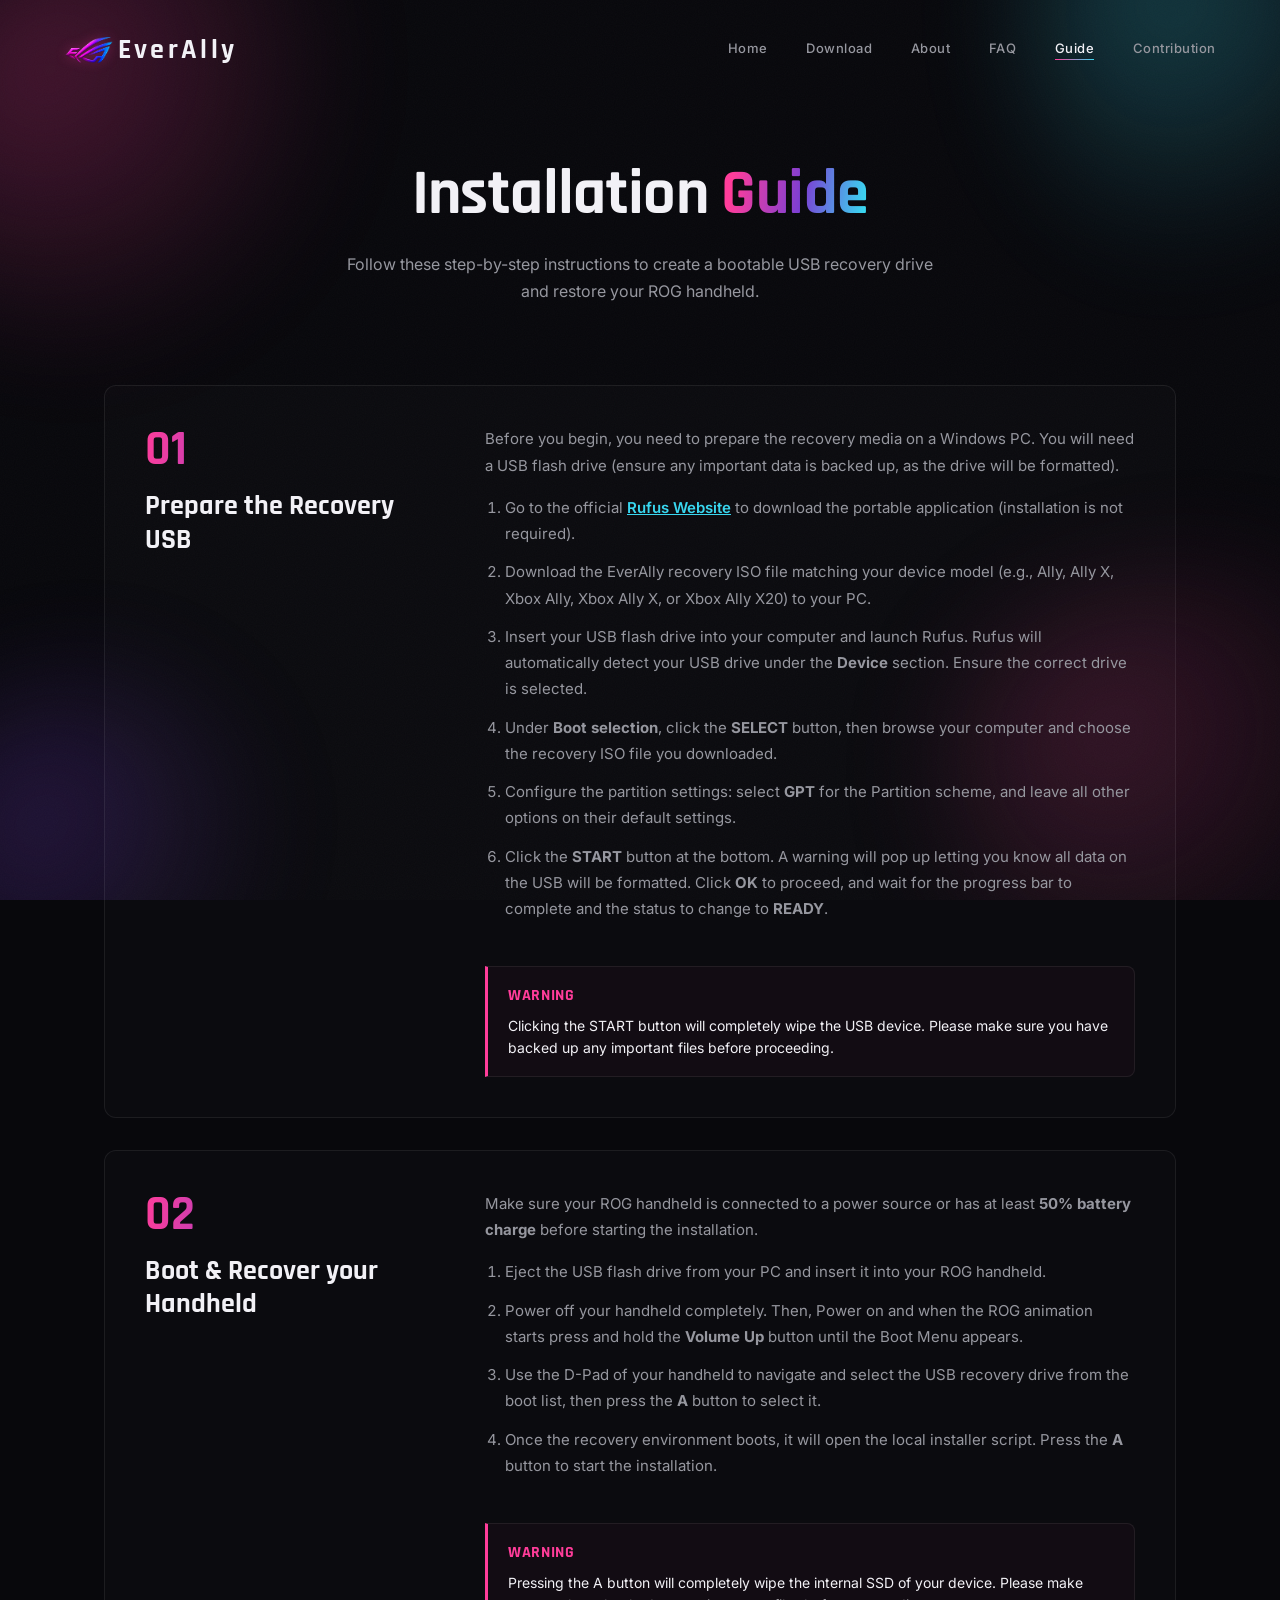
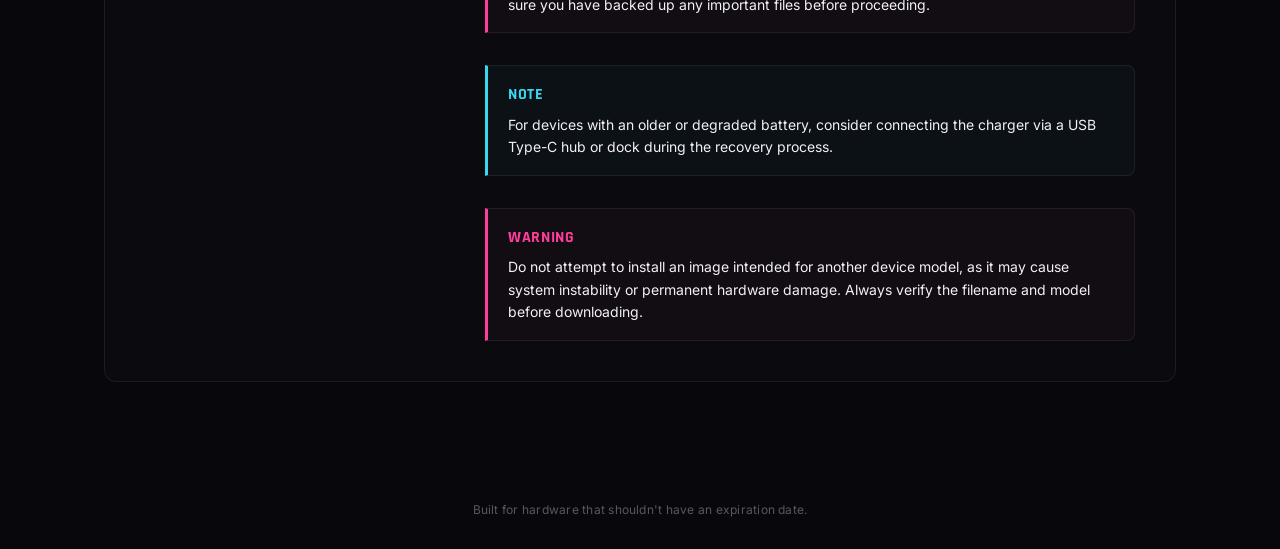
<file: guide.html>
<!DOCTYPE html>
<html lang="en">
<head>
<meta charset="UTF-8">
<meta name="viewport" content="width=device-width, initial-scale=1.0">
<title>Installation Guide — How to Restore ROG Ally with EverAlly ISO</title>
<meta name="description" content="Step-by-step guide to flash the EverAlly cloud recovery offline backup ISO using Rufus and restore your ROG Ally, Ally X, Xbox Ally, Xbox Ally X, or Xbox Ally X20 handheld.">
<meta name="keywords" content="Cloud recovery iso, cloud recovery offline backup, ally cloud recovery iso, ally factory recovery media, ally cloud recovery offline backup, ally x cloud recovery iso, ally x factory recovery media, ally x cloud recovery offline backup, xbox ally cloud recovery iso, xbox ally factory recovery media, xbox ally cloud recovery offline backup, xbox ally x cloud recovery iso, xbox x ally factory recovery media, xbox x ally cloud recovery offline backup, xbox ally x factory recovery media, xbox ally x cloud recovery offline backup, xbox ally x20 cloud recovery iso">
<meta name="robots" content="index, follow">
<link rel="canonical" href="https://everally.top/guide">

<!-- Open Graph / Facebook -->
<meta property="og:type" content="website">
<meta property="og:url" content="https://everally.top/guide">
<meta property="og:title" content="Installation Guide — How to Restore ROG Ally with EverAlly ISO">
<meta property="og:description" content="Step-by-step guide to flash the EverAlly cloud recovery offline backup ISO using Rufus and restore your ROG Ally, Ally X, Xbox Ally, Xbox Ally X, or Xbox Ally X20 handheld.">
<meta property="og:image" content="https://everally.top/images/logo.webp">

<!-- Twitter -->
<meta property="twitter:card" content="summary_large_image">
<meta property="twitter:url" content="https://everally.top/guide">
<meta property="twitter:title" content="Installation Guide — How to Restore ROG Ally with EverAlly ISO">
<meta property="twitter:description" content="Step-by-step guide to flash the EverAlly cloud recovery offline backup ISO using Rufus and restore your ROG Ally, Ally X, Xbox Ally, Xbox Ally X, or Xbox Ally X20 handheld.">
<meta property="twitter:image" content="https://everally.top/images/logo.webp">

<!-- JSON-LD Structured Data -->
<script type="application/ld+json">
{
  "@context": "https://schema.org",
  "@type": "HowTo",
  "name": "How to Restore your ROG Handheld using EverAlly Recovery ISO",
  "description": "Learn how to flash the EverAlly recovery ISO to a USB flash drive and perform a full factory restore on your ASUS ROG Ally series handheld.",
  "step": [
    {
      "@type": "HowToStep",
      "name": "Prepare the Recovery USB",
      "text": "Download Rufus and the EverAlly recovery ISO. Open Rufus, select the ISO, set the Partition scheme to GPT, and click START to format and create the bootable drive."
    },
    {
      "@type": "HowToStep",
      "name": "Boot into Recovery Environment",
      "text": "Insert the USB drive into your powered-off ROG handheld. Hold the Volume Up button and press Power. In the boot menu, select the USB recovery drive."
    },
    {
      "@type": "HowToStep",
      "name": "Run Factory Installation",
      "text": "Once the recovery environment boots, follow the on-screen installer prompts by pressing the A button to begin SSD partitioning and recovery file copy."
    }
  ]
}
</script>

<script type="application/ld+json">
{
  "@context": "https://schema.org",
  "@type": "WebSite",
  "name": "EverAlly",
  "url": "https://everally.top/"
}
</script>

<link rel="preconnect" href="https://fonts.googleapis.com">
<link rel="preconnect" href="https://fonts.gstatic.com" crossorigin>
<link href="https://fonts.googleapis.com/css2?family=Bebas+Neue&family=Rajdhani:wght@500;600;700&family=Inter:wght@400;500;600&display=swap" rel="stylesheet">
<link rel="icon" type="image/webp" href="images/favicon.webp">
<link rel="stylesheet" href="style.css">
</head>
<body>

<div class="corner-blobs">
  <div class="blob blob-tl"></div>
  <div class="blob blob-tr"></div>
  <div class="blob blob-bl"></div>
  <div class="blob blob-br"></div>
</div>
<div class="grain"></div>

<header>
  <a href="/" class="logo">
    <img src="images/logo.webp" class="logo-img" alt="EverAlly Logo">
    EverAlly
  </a>
  <nav>
    <a href="/">Home</a>
    <a href="download">Download</a>
    <a href="about">About</a>
    <a href="faq">FAQ</a>
    <a href="guide" class="active">Guide</a>
    <a href="contributors">Contribution</a>
  </nav>
  <button class="nav-toggle" aria-label="Toggle navigation" aria-expanded="false" id="navToggle">
    <span class="hamburger-line"></span>
    <span class="hamburger-line"></span>
    <span class="hamburger-line"></span>
  </button>
</header>

<main>
  <div class="page-intro">
    <h1>Installation <span class="accent">Guide</span></h1>
    <p>
      Follow these step-by-step instructions to create a bootable USB recovery drive and restore your ROG handheld.
    </p>
  </div>

  <div class="boxes-section">
    <div class="boxes-grid">

      <!-- Box 1: Prepare USB -->
      <div class="box">
        <div class="box-meta">
          <div class="box-number">01</div>
          <h2>Prepare the Recovery USB</h2>
        </div>
        <div class="box-content">
          <p>
            Before you begin, you need to prepare the recovery media on a Windows PC. You will need a USB flash drive (ensure any important data is backed up, as the drive will be formatted).
          </p>
          <ol>
            <li>Go to the official <a href="https://rufus.ie" target="_blank" rel="noopener noreferrer" class="box-accent">Rufus Website</a> to download the portable application (installation is not required).</li>
            <li>Download the EverAlly recovery ISO file matching your device model (e.g., Ally, Ally X, Xbox Ally, Xbox Ally X, or Xbox Ally X20) to your PC.</li>
            <li>Insert your USB flash drive into your computer and launch Rufus. Rufus will automatically detect your USB drive under the <strong>Device</strong> section. Ensure the correct drive is selected.</li>
            <li>Under <strong>Boot selection</strong>, click the <strong>SELECT</strong> button, then browse your computer and choose the recovery ISO file you downloaded.</li>
            <li>Configure the partition settings: select <strong>GPT</strong> for the Partition scheme, and leave all other options on their default settings.</li>
            <li>Click the <strong>START</strong> button at the bottom. A warning will pop up letting you know all data on the USB will be formatted. Click <strong>OK</strong> to proceed, and wait for the progress bar to complete and the status to change to <strong>READY</strong>.</li>
          </ol>
          <div class="warning-note">
            <div class="warning-title">Warning</div>
            Clicking the START button will completely wipe the USB device. Please make sure you have backed up any important files before proceeding.
          </div>
        </div>
      </div>

      <!-- Box 2: Boot & Recover -->
      <div class="box">
        <div class="box-meta">
          <div class="box-number">02</div>
          <h2>Boot & Recover your Handheld</h2>
        </div>
        <div class="box-content">
          <p>
            Make sure your ROG handheld is connected to a power source or has at least <strong>50% battery charge</strong> before starting the installation.
          </p>
          <ol>
            <li>Eject the USB flash drive from your PC and insert it into your ROG handheld.</li>
            <li>Power off your handheld completely. Then, Power on and when the ROG animation starts press and hold the <strong>Volume Up</strong> button until the Boot Menu appears.</li>
            <li>Use the D-Pad of your handheld to navigate and select the USB recovery drive from the boot list, then press the <strong>A</strong> button to select it.</li>
            <li>Once the recovery environment boots, it will open the local installer script. Press the <strong>A</strong> button to start the installation.</li>
          </ol>
          <div class="warning-note">
            <div class="warning-title">Warning</div>
            Pressing the A button will completely wipe the internal SSD of your device. Please make sure you have backed up any important files before proceeding.
          </div>
          <div class="info-note">
            <div class="info-title">Note</div>
            For devices with an older or degraded battery, consider connecting the charger via a USB Type-C hub or dock during the recovery process.
          </div>
          <div class="warning-note">
            <div class="warning-title">Warning</div>
            Do not attempt to install an image intended for another device model, as it may cause system instability or permanent hardware damage. Always verify the filename and model before downloading.
          </div>
        </div>
      </div>

    </div>
  </div>
</main>

<footer>
  Built for hardware that shouldn't have an expiration date.
</footer>

<script src="script.js"></script>
</body>
</html>
</file>
<file: style.css>
@font-face {
  font-family: 'ROG Font';
  src: url('font/ROG_font.ttf') format('truetype');
  font-weight: normal;
  font-style: normal;
  font-display: swap;
}

:root{
    --void:#08080c;
    --panel:#111117;
    --panel-2:#16161e;
    --line:rgba(255,255,255,0.07);
    --magenta:#ff3d9a;
    --magenta-dim:#b3316f;
    --cyan:#39d7f0;
    --violet:#7b3fd4;
    --text-1:#f2f1f6;
    --text-2:#96979f;
    --text-3:#57585f;
    --display:'Rajdhani', sans-serif;
    --body:'Inter', sans-serif;
  }

  *{margin:0;padding:0;box-sizing:border-box;}

  html{scroll-behavior:smooth;}

  body{
    background:var(--void);
    color:var(--text-1);
    font-family:var(--body);
    overflow-x:hidden;
    min-height:100vh;
  }

  .grain{
    position:fixed;
    inset:0;
    z-index:1;
    pointer-events:none;
    opacity:0.03;
    background-image:url("data:image/svg+xml,%3Csvg xmlns='http://www.w3.org/2000/svg' width='120' height='120'%3E%3Cfilter id='n'%3E%3CfeTurbulence type='fractalNoise' baseFrequency='0.9' numOctaves='2' stitchTiles='stitch'/%3E%3C/filter%3E%3Crect width='100%25' height='100%25' filter='url(%23n)'/%3E%3C/svg%3E");
  }

  /* ---- PixelOS-style corner blobs: soft, slow-spinning, minimal ---- */
  .corner-blobs{
    position:fixed;
    inset:0;
    z-index:0;
    pointer-events:none;
    overflow:hidden;
  }

  .blob{
    position:absolute;
    filter:blur(60px);
    opacity:0.28;
    will-change:transform;
  }

  .blob-tl{
    top:-12%; left:-10%;
    width:38vw; height:38vw;
    min-width:320px; min-height:320px;
    background:radial-gradient(circle at 35% 35%, var(--magenta), transparent 70%);
    border-radius:60% 40% 30% 70% / 60% 30% 70% 40%;
    animation:spin-slow 90s linear infinite;
  }

  .blob-tr{
    top:-16%; right:-12%;
    width:32vw; height:32vw;
    min-width:280px; min-height:280px;
    background:radial-gradient(circle at 35% 35%, var(--cyan), transparent 70%);
    border-radius:40% 60% 70% 30% / 30% 60% 40% 70%;
    animation:spin-slow-rev 110s linear infinite;
  }

  .blob-bl{
    bottom:-18%; left:-8%;
    width:30vw; height:30vw;
    min-width:260px; min-height:260px;
    background:radial-gradient(circle at 35% 35%, var(--violet), transparent 70%);
    border-radius:50% 50% 30% 70% / 60% 40% 60% 40%;
    animation:spin-slow-rev 130s linear infinite;
  }

  .blob-br{
    bottom:-14%; right:-10%;
    width:36vw; height:36vw;
    min-width:300px; min-height:300px;
    background:radial-gradient(circle at 35% 35%, var(--magenta-dim), transparent 70%);
    border-radius:70% 30% 60% 40% / 40% 70% 30% 60%;
    animation:spin-slow 100s linear infinite;
  }

  @keyframes spin-slow{
    from{transform:rotate(0deg);}
    to{transform:rotate(360deg);}
  }
  @keyframes spin-slow-rev{
    from{transform:rotate(0deg);}
    to{transform:rotate(-360deg);}
  }

  header{
    position:relative;
    z-index:10;
    display:flex;
    align-items:center;
    justify-content:space-between;
    padding:32px clamp(24px, 5vw, 72px);
  }

  .logo{
    font-family:var(--display);
    font-weight:700;
    font-size:28px;
    letter-spacing:0.12em;
    display:flex;
    align-items:center;
    gap:4px;
    text-decoration:none;
    color:var(--text-1);
    transition:color 0.25s ease;
  }

  .logo:hover{color:var(--cyan);}

  .logo-img{
    height:34px;
    width:auto;
    display:block;
    transition:transform 0.3s cubic-bezier(0.175, 0.885, 0.32, 1.275), filter 0.3s ease;
    filter:drop-shadow(0 0 6px rgba(255, 61, 154, 0.35));
  }

  .logo:hover .logo-img{
    transform:scale(1.15) translateY(-1px);
    filter:drop-shadow(0 0 8px rgba(57, 215, 240, 0.75)) drop-shadow(0 0 14px rgba(255, 61, 154, 0.55));
  }

  nav{
    display:flex;
    gap:clamp(20px, 3vw, 40px);
  }

  .nav-toggle{
    display:none;
  }

  nav a{
    font-family:var(--body);
    font-size:13px;
    font-weight:500;
    letter-spacing:0.04em;
    color:var(--text-2);
    text-decoration:none;
    position:relative;
    padding-bottom:4px;
    transition:color 0.25s ease;
  }

  nav a:hover, nav a:focus-visible{color:var(--text-1);}

  nav a::after{
    content:'';
    position:absolute;
    left:0; bottom:0;
    width:0%;
    height:1px;
    background:linear-gradient(90deg, var(--magenta), var(--cyan));
    transition:width 0.25s ease;
  }

  nav a:hover::after, nav a:focus-visible::after, nav a.active::after{width:100%;}
  nav a.active{color:var(--text-1);}

  main{
  position:relative;
  z-index:5;
}

.home-main{
  display:grid;
  grid-template-columns:1fr 1fr;
  align-items:center;
  min-height:calc(100vh - 96px);
  padding:0 clamp(24px, 5vw, 72px) 40px;
  gap:32px;
}

  /* ---- content side (left) ---- */
  .content{
    position:relative;
    max-width:560px;
  }

  .eyebrow{
    display:inline-flex;
    align-items:center;
    gap:10px;
    font-family:var(--body);
    font-size:12px;
    font-weight:600;
    letter-spacing:0.16em;
    text-transform:uppercase;
    color:var(--cyan);
    margin-bottom:24px;
    padding:7px 14px 7px 10px;
    border:1px solid var(--line);
    border-radius:100px;
    background:rgba(255,255,255,0.02);
  }

  .eyebrow::before{
    content:'';
    width:6px;
    height:6px;
    border-radius:50%;
    background:var(--cyan);
    box-shadow:0 0 8px var(--cyan);
    animation:pulse 2s ease-in-out infinite;
  }

  @keyframes pulse{
    0%,100%{opacity:1;}
    50%{opacity:0.3;}
  }

  h1{
    font-family:var(--display);
    font-weight:700;
    font-size:clamp(38px, 4.6vw, 60px);
    line-height:1.04;
    letter-spacing:-0.01em;
    margin-bottom:22px;
  }

  h1 .accent{
    background:linear-gradient(100deg, var(--magenta) 10%, var(--violet) 55%, var(--cyan) 95%);
    -webkit-background-clip:text;
    background-clip:text;
    color:transparent;
  }

  .subhead{
    font-size:16px;
    line-height:1.65;
    color:var(--text-2);
    max-width:460px;
    margin-bottom:36px;
  }

  .cta-row{
    display:flex;
    align-items:center;
    gap:22px;
    flex-wrap:wrap;
    margin-bottom:44px;
  }

  .btn-primary{
    font-family:var(--body);
    font-weight:600;
    font-size:14px;
    letter-spacing:0.02em;
    color:var(--void);
    background:linear-gradient(100deg, var(--magenta), var(--violet) 60%, var(--cyan));
    border:none;
    padding:15px 28px;
    border-radius:8px;
    cursor:pointer;
    text-decoration:none;
    display:inline-flex;
    align-items:center;
    gap:10px;
    transition:transform 0.25s ease, box-shadow 0.25s ease;
    box-shadow:0 0 0 rgba(255,61,154,0);
  }

  .btn-primary:hover, .btn-primary:focus-visible{
    transform:translateY(-2px);
    box-shadow:0 10px 30px -8px rgba(255,61,154,0.55);
  }

  .btn-secondary{
    font-family:var(--body);
    font-weight:500;
    font-size:14px;
    color:var(--text-1);
    text-decoration:none;
    display:inline-flex;
    align-items:center;
    gap:8px;
    padding-bottom:2px;
    border-bottom:1px solid var(--line);
    transition:border-color 0.25s ease, color 0.25s ease;
  }

  .btn-secondary:hover, .btn-secondary:focus-visible{
    border-color:var(--cyan);
    color:var(--cyan);
  }

  .status{
    border:1px solid var(--line);
    border-radius:10px;
    background:rgba(255,255,255,0.015);
    padding:16px 20px;
    display:flex;
    flex-wrap:nowrap;
    align-items:center;
    gap:16px 28px;
  }

  .status-item{
    display:flex;
    flex-direction:column;
    gap:4px;
    flex:0 0 auto;
  }

  .status-item.models-supported-item{
    flex:1 1 0%;
    min-width:0;
    width:100%;
    overflow:hidden;
  }

  .status-item .label{
    font-size:10px;
    letter-spacing:0.1em;
    text-transform:uppercase;
    color:var(--text-3);
    font-weight:600;
    white-space:nowrap;
  }

  .status-item .value{
    font-family:var(--display);
    font-size:14px;
    font-weight:600;
    letter-spacing:0.02em;
    color:var(--text-1);
    display:flex;
    align-items:center;
    gap:7px;
    white-space:nowrap;
    width:100%;
  }

  .models-supported-item .value{
    overflow:hidden;
  }

  .marquee-box{
    overflow:hidden;
    white-space:nowrap;
    width:100%;
    flex:1;
    min-width:0;
  }

  .marquee-content{
    display:inline-block;
    white-space:nowrap;
    will-change:transform;
  }

  .marquee-content.animate-marquee{
    animation:marquee-scroll-alternate 4s ease-in-out infinite alternate;
  }

  @keyframes marquee-scroll-alternate{
    0%, 15%{
      transform:translateX(0);
    }
    85%, 100%{
      transform:translateX(var(--scroll-dist, 0px));
    }
  }

  .value.ok::before{
    content:'';
    width:6px; height:6px;
    border-radius:50%;
    background:#4fd88a;
    box-shadow:0 0 6px #4fd88a;
    display:inline-block;
    flex-shrink:0;
  }

  .value.off::before{
    content:'';
    width:6px; height:6px;
    border-radius:50%;
    background:#2b2c3a;
    box-shadow:none;
    display:inline-block;
    flex-shrink:0;
    margin-top:6px;
  }

  /* ---- visual side (right): dual console showcase ---- */
  .visual{
    position:relative;
    display:flex;
    align-items:center;
    justify-content:center;
    height:clamp(380px, 50vw, 620px);
    perspective:1600px;
  }

  .consoles-container{
    position:relative;
    width:100%;
    height:100%;
    max-width:740px;
  }

  .console-stage{
    position:absolute;
    transform-style:preserve-3d;
    will-change:transform;
    opacity:0;
  }

  /* white console: main hero, left side, slight offset down */
  .console-white{
    top:25%;
    left:0;
    width:68%;
    z-index:2;
    animation:pop-in 1.1s cubic-bezier(0.22, 1.4, 0.36, 1) 0s forwards;
  }

  /* black console: variant, right side, slight offset up, pops in after white */
  .console-black{
    top:8%;
    right:0;
    width:68%;
    z-index:1;
    animation:pop-in 1.1s cubic-bezier(0.22, 1.4, 0.36, 1) 0.2s forwards;
  }

  .console-stage.ready{
    transition:transform 0.6s cubic-bezier(0.16,1,0.3,1);
  }

  .console-wrapper {
    transition: transform 0.4s cubic-bezier(0.16, 1, 0.3, 1), filter 0.4s ease;
    transform-style: preserve-3d;
    width: 100%;
    height: 100%;
    display: block;
    will-change: transform, filter;
    filter: drop-shadow(0 0 0 rgba(0, 0, 0, 0));
  }

  /* Hover states for individual console stages */
  .console-stage:hover {
    z-index: 10;
  }

  .console-stage:hover .console-wrapper {
    transform: scale(1.06);
  }

  /* Vibrant theme-colored edge glows using drop-shadow on transparent PNGs */
  .console-white:hover .console-wrapper {
    filter: drop-shadow(0 0 25px rgba(57, 215, 240, 0.65)); /* Cyan glow */
  }

  .console-black:hover .console-wrapper {
    filter: drop-shadow(0 0 25px rgba(255, 61, 154, 0.65)); /* Magenta glow */
  }

  @keyframes pop-in{
    0%{
      opacity:0;
      transform:scale(0.55) rotateY(0deg) rotateX(0deg) translateY(30px);
    }
    100%{
      opacity:1;
      transform:scale(1) rotateY(0deg) rotateX(0deg) translateY(0px);
    }
  }

  /* shared bottom glow shadow */
  .console-stage::before{
    content:'';
    position:absolute;
    left:8%; right:8%; bottom:-8%;
    height:32px;
    background:radial-gradient(ellipse at center, rgba(255,61,154,0.3), transparent 70%);
    filter:blur(14px);
    z-index:-1;
    animation: float-shadow 4s ease-in-out infinite;
    animation-delay: 1.1s;
  }

  .console-black::before{
    animation-delay: -0.5s;
  }

  /* white console: same pink as black, just a touch stronger */
  .console-white::before{
    left:6%; right:6%;
    height:34px;
    bottom:-9%;
    background:radial-gradient(ellipse at center, rgba(255,61,154,0.45), transparent 70%);
    filter:blur(16px);
    animation: float-shadow-white 4s ease-in-out infinite;
    animation-delay: 1.1s;
  }

  .console-img{
    width:100%;
    display:block;
    filter:drop-shadow(0 25px 45px rgba(0,0,0,0.85));
    animation:float 4s ease-in-out infinite;
    animation-delay:1.1s;
  }

  .console-black .console-img{
    animation-delay: -0.5s;
  }

  /* white console: moderately deeper shadow than shared */
  .console-white .console-img{
    filter:drop-shadow(0 28px 48px rgba(0,0,0,0.9)) drop-shadow(0 6px 12px rgba(0,0,0,0.5));
    animation: float-white 4s ease-in-out infinite;
    animation-delay: 1.1s;
  }

  @keyframes float{
    0%,100%{
      transform:translateY(0px);
      filter:drop-shadow(0 25px 45px rgba(0,0,0,0.85));
    }
    50%{
      transform:translateY(-15px);
      filter:drop-shadow(0 40px 50px rgba(0,0,0,0.4));
    }
  }

  @keyframes float-white{
    0%,100%{
      transform:translateY(0px);
      filter:drop-shadow(0 28px 48px rgba(0,0,0,0.9)) drop-shadow(0 6px 12px rgba(0,0,0,0.5));
    }
    50%{
      transform:translateY(-15px);
      filter:drop-shadow(0 42px 52px rgba(0,0,0,0.38)) drop-shadow(0 3px 6px rgba(0,0,0,0.15));
    }
  }

  @keyframes float-shadow{
    0%,100%{
      transform:scale(1);
      opacity:1;
    }
    50%{
      transform:scale(0.8);
      opacity:0.4;
    }
  }

  @keyframes float-shadow-white{
    0%,100%{
      transform:scaleX(1);
      opacity:1;
    }
    50%{
      transform:scaleX(0.75);
      opacity:0.3;
    }
  }

  footer{
    position:relative;
    z-index:5;
    text-align:center;
    padding:20px 24px 32px;
    font-size:12px;
    color:var(--text-3);
    letter-spacing:0.02em;
  }

  @media (max-width: 880px){
    .home-main{
    grid-template-columns:1fr;
    padding-top:20px;
    gap:12px;
  }
    .content{order:2; max-width:100%;}
    .visual{order:1; height:280px;}
    .subhead{max-width:100%;}
    
    /* Responsive Mobile Menu Dropdown */
    .nav-toggle {
      display: flex;
      flex-direction: column;
      justify-content: space-between;
      width: 24px;
      height: 18px;
      background: transparent;
      border: none;
      cursor: pointer;
      padding: 0;
      z-index: 100;
      position: relative;
    }

    .hamburger-line {
      width: 100%;
      height: 2px;
      background-color: var(--text-1);
      border-radius: 2px;
      transition: all 0.3s cubic-bezier(0.16, 1, 0.3, 1);
    }

    /* Morphing active state (Hamburger -> X) */
    .nav-toggle.active .hamburger-line:nth-child(1) {
      transform: translateY(8px) rotate(45deg);
      background-color: var(--cyan);
    }
    .nav-toggle.active .hamburger-line:nth-child(2) {
      opacity: 0;
    }
    .nav-toggle.active .hamburger-line:nth-child(3) {
      transform: translateY(-8px) rotate(-45deg);
      background-color: var(--cyan);
    }

    nav {
      display: flex;
      flex-direction: column;
      position: absolute;
      top: 100%;
      left: 0;
      right: 0;
      background: rgba(11, 11, 17, 0.96);
      backdrop-filter: blur(20px);
      -webkit-backdrop-filter: blur(20px);
      border-bottom: 1px solid var(--line);
      padding: 24px clamp(24px, 5vw, 72px) 40px;
      gap: 16px;
      transform: translateY(-15px);
      opacity: 0;
      pointer-events: none;
      transition: transform 0.35s cubic-bezier(0.16, 1, 0.3, 1), opacity 0.35s ease;
      z-index: 99;
    }

    nav.active {
      transform: translateY(0);
      opacity: 1;
      pointer-events: auto;
    }

    nav a {
      font-size: 16px;
      font-weight: 600;
      letter-spacing: 0.08em;
      text-transform: uppercase;
      padding: 12px 0;
      width: 100%;
      color: var(--text-2);
      border-bottom: 1px solid rgba(255,255,255,0.03);
    }

    nav a::after {
      display: none; /* Disable desktop bottom hover lines */
    }

    nav a:hover, nav a:focus-visible {
      color: var(--cyan);
      padding-left: 4px;
      transition: all 0.25s ease;
    }

    .blob{opacity:0.18;}
    
    .status{
      flex-wrap:wrap;
    }

    .status-item.models-supported-item {
      flex:1 0 100%;
      width:100%;
    }
  }

  @media (prefers-reduced-motion: reduce){
    .console-img, .eyebrow::before, .blob{animation:none !important;}
    .console-stage{animation:none !important; opacity:1 !important; transform:none !important;}
    .console-stage.ready{transition:none !important;}
  }

  .page-intro{
    text-align:center;
    padding:60px clamp(24px, 5vw, 72px) 80px;
    max-width:720px;
    margin:0 auto;
  }

  .page-intro h1{
    font-family:var(--display);
    font-weight:700;
    font-size:clamp(42px, 5vw, 64px);
    line-height:1.08;
    letter-spacing:-0.01em;
    margin-bottom:22px;
  }

  .page-intro h1 .accent{
    background:linear-gradient(100deg, var(--magenta) 10%, var(--violet) 55%, var(--cyan) 95%);
    -webkit-background-clip:text;
    background-clip:text;
    color:transparent;
  }

  .page-intro p{
    font-size:16px;
    line-height:1.7;
    color:var(--text-2);
  }

  /* ---- three-box section ---- */
  .boxes-section{
    padding:0 clamp(24px, 5vw, 72px) 100px;
    max-width:1200px;
    margin:0 auto;
  }

  .boxes-grid{
    display:flex;
    flex-direction:column;
    gap:32px;
  }

  .box{
    border:1px solid var(--line);
    border-radius:12px;
    background:rgba(255,255,255,0.015);
    padding:clamp(28px, 4vw, 40px);
    display:grid;
    grid-template-columns:clamp(200px, 25vw, 300px) 1fr;
    gap:40px;
    align-items:start;
    transition:all 0.3s ease;
    position:relative;
    opacity:0;
    animation:card-fade-in-up 0.8s cubic-bezier(0.16, 1, 0.3, 1) both;
  }

  /* Stagger delays for boxes */
  .box:nth-child(1) {
    animation-delay: 0.1s;
  }
  .box:nth-child(2) {
    animation-delay: 0.22s;
  }
  .box:nth-child(3) {
    animation-delay: 0.34s;
  }
  .box:nth-child(4) {
    animation-delay: 0.46s;
  }

  .box-meta{
    display:flex;
    flex-direction:column;
    gap:16px;
  }

  .box-content{
    display:flex;
    flex-direction:column;
    gap:16px;
  }

  .box:hover{
    border-color:rgba(255,255,255,0.15);
    background:rgba(255,255,255,0.025);
    transform:translateY(-4px);
  }

  .box-number{
    font-family:var(--display);
    font-size:48px;
    font-weight:700;
    background:linear-gradient(100deg, var(--magenta), var(--violet), var(--cyan));
    -webkit-background-clip:text;
    background-clip:text;
    color:transparent;
    line-height:1;
  }

  .box h2{
    font-family:var(--display);
    font-weight:700;
    font-size:clamp(22px, 2.5vw, 28px);
    line-height:1.2;
    margin-bottom:8px;
  }

  .box p{
    font-size:15px;
    line-height:1.75;
    color:var(--text-2);
    margin:0;
  }

  .box li{
    font-size:15px;
    line-height:1.75;
    color:var(--text-2);
    margin-left:20px;
    margin-bottom:12px;
  }

  .box li:last-child{margin-bottom:0;}

  .box-accent{
    color:var(--cyan);
    font-weight:600;
  }

  .warning-note{
    border-left:3px solid var(--magenta);
    padding:16px 20px;
    background:rgba(255, 61, 154, 0.03);
    border-radius:0 8px 8px 0;
    margin-top:16px;
    color:var(--text-1);
    font-size:14px;
    line-height:1.6;
    border:1px solid var(--line);
    border-left:3px solid var(--magenta);
  }

  .warning-title{
    color:var(--magenta);
    font-family:var(--display);
    font-weight:700;
    font-size:16px;
    letter-spacing:0.04em;
    text-transform:uppercase;
    margin-bottom:6px;
  }

  .info-note{
    border-left:3px solid var(--cyan);
    padding:16px 20px;
    background:rgba(57, 215, 240, 0.03);
    border-radius:0 8px 8px 0;
    margin-top:16px;
    color:var(--text-1);
    font-size:14px;
    line-height:1.6;
    border:1px solid var(--line);
    border-left:3px solid var(--cyan);
  }

  .info-title{
    color:var(--cyan);
    font-family:var(--display);
    font-weight:700;
    font-size:16px;
    letter-spacing:0.04em;
    text-transform:uppercase;
    margin-bottom:6px;
  }

  .box ol{
    margin-bottom:12px;
  }

  @media (max-width: 880px){
    .box{
      grid-template-columns:1fr;
      gap:24px;
    }
  }

  /* ---- download page section ---- */
  .download-section{
    padding:60px clamp(24px, 5vw, 72px) 100px;
    max-width:1200px;
    margin:0 auto;
  }

  .download-grid{
    display:grid;
    grid-template-columns:repeat(auto-fit, minmax(260px, 1fr));
    gap:32px;
  }

  .download-card{
    background:rgba(255,255,255,0.015);
    border:1px solid var(--line);
    border-radius:28px;
    overflow:hidden;
    display:flex;
    flex-direction:column;
    transition:all 0.3s cubic-bezier(0.16, 1, 0.3, 1);
    backdrop-filter:blur(12px);
    will-change:transform, border-color, box-shadow;
  }

  .download-card:hover{
    transform:translateY(-6px);
    border-color:rgba(255,61,154,0.3);
    box-shadow:0 15px 35px -10px rgba(255,61,154,0.25);
  }

  .card-image-box{
    position:relative;
    height:320px;
    display:flex;
    align-items:center;
    justify-content:center;
    background:rgba(0,0,0,0.2);
    border-bottom:1px solid var(--line);
    overflow:hidden;
  }

  .card-image-box::after{
    content:'';
    position:absolute;
    inset:0;
    background:linear-gradient(to bottom, transparent 35%, var(--void) 100%);
    pointer-events:none;
    z-index:2;
  }

  .card-watermark{
    position:absolute;
    font-family:'ROG Font', sans-serif;
    font-size:160px;
    font-weight:400;
    color:rgba(255,255,255,0.022);
    pointer-events:none;
    user-select:none;
    letter-spacing:0.02em;
    line-height:0.8;
    z-index:0;
    transform:translateY(-45px) scaleY(1.1);
  }

  .card-codename{
    position:absolute;
    bottom:32px;
    left:50%;
    transform:translateX(-50%);
    font-family:'ROG Font', sans-serif;
    font-size:28px;
    font-weight:400;
    color:rgba(255,255,255,0.06);
    pointer-events:none;
    user-select:none;
    letter-spacing:0.04em;
    line-height:1;
    z-index:3;
    transition:color 0.3s ease;
  }

  .download-card:hover .card-codename{
    color:rgba(255,255,255,0.12);
  }

  .card-img{
    width:92%;
    height:92%;
    object-fit:contain;
    filter:drop-shadow(0 15px 25px rgba(0,0,0,0.55));
    transition:transform 0.4s cubic-bezier(0.16, 1, 0.3, 1);
    z-index:1;
  }

  .download-card:hover .card-img{
    transform:scale(1.1) rotate(-6deg);
  }

  .card-content{
    padding:24px;
    display:flex;
    flex-direction:column;
    gap:16px;
    flex:1;
  }

  .card-badge{
    display:inline-block;
    align-self:flex-start;
    font-size:10px;
    font-weight:700;
    letter-spacing:0.1em;
    text-transform:uppercase;
    color:var(--cyan);
    border:1px solid rgba(57,215,240,0.25);
    background:rgba(57,215,240,0.05);
    padding:4px 10px;
    border-radius:100px;
  }

  .card-title{
    font-family:'ROG Font', var(--display);
    font-size:18px;
    font-weight:700;
    color:var(--text-1);
    letter-spacing:0.04em;
  }

  .card-divider{
    height:1px;
    background:var(--line);
  }

  .card-footer{
    display:flex;
    flex-direction:column;
    gap:12px;
    margin-top:auto;
    height:100%;
    justify-content:space-between;
  }

  .card-meta-row{
    display:flex;
    align-items:flex-start;
    justify-content:space-between;
    gap:12px;
    width:100%;
    min-height:36px;
  }

  .card-maintainer{
    display:flex;
    flex-direction:column;
    gap:2px;
  }

  .maintainer-label{
    font-size:10px;
    color:var(--text-3);
    text-transform:uppercase;
    font-weight:600;
  }

  .maintainer-name{
    font-size:14px;
    color:var(--text-1);
    font-weight:500;
    line-height:1.2;
  }

  .card-contributor{
    display:inline-flex;
    align-items:center;
    gap:5px;
    background:rgba(255,255,255,0.03);
    border:1px solid var(--line);
    padding:3px 8px;
    border-radius:6px;
    font-size:10px;
    white-space:nowrap;
    align-self:flex-start;
  }

  .contributor-label{
    font-size:9px;
    color:var(--text-3);
    font-weight:600;
    text-transform:uppercase;
    letter-spacing:0.04em;
  }

  .contributor-dot{
    color:var(--cyan);
    font-weight:700;
    font-size:9px;
  }

  .contributor-name{
    font-size:11px;
    color:var(--text-1);
    font-weight:600;
  }

  .card-actions-row{
    display:flex;
    align-items:center;
    justify-content:flex-end;
    gap:8px;
    width:100%;
    margin-top:auto;
  }

  .btn-download{
    display:inline-flex;
    align-items:center;
    gap:6px;
    background:linear-gradient(135deg, var(--magenta), var(--cyan));
    color:#ffffff;
    font-weight:700;
    font-size:13px;
    text-decoration:none;
    padding:8px 14px;
    border-radius:8px;
    transition:all 0.25s ease;
    box-shadow:0 4px 12px rgba(255,61,154,0.15);
  }

  .btn-download:hover{
    transform:translateY(-2px);
    box-shadow:0 8px 20px rgba(255,61,154,0.35);
  }

  .btn-download.disabled{
    background:rgba(255,255,255,0.04);
    color:var(--text-3);
    border:1px solid var(--line);
    box-shadow:none;
    cursor:not-allowed;
    pointer-events:none;
  }

  .btn-download.disabled:hover{
    transform:none;
    box-shadow:none;
  }

  .btn-download.btn-contribute {
    background: rgba(255, 255, 255, 0.04) !important;
    color: var(--text-3) !important;
    border: 1px solid var(--line) !important;
    box-shadow: none !important;
    cursor: not-allowed !important;
    pointer-events: none !important; /* unclickable by default */
  }

  .btn-download.btn-contribute .text-contribute,
  .btn-download.btn-contribute .icon-arrow {
    display: none !important;
  }

  .btn-download.btn-contribute .text-coming,
  .btn-download.btn-contribute .icon-lock {
    display: inline-flex !important;
  }

  /* Card hover state: turns into clickable green Contribute button */
  .download-card:hover .btn-download.btn-contribute {
    background: linear-gradient(135deg, #4fd88a, #27ae60) !important;
    color: #ffffff !important;
    border-color: transparent !important;
    box-shadow: 0 4px 12px rgba(79, 216, 138, 0.15) !important;
    cursor: pointer !important;
    pointer-events: auto !important; /* clickable on hover! */
  }

  .download-card:hover .btn-download.btn-contribute:hover {
    transform: translateY(-2px) !important;
    box-shadow: 0 8px 20px rgba(79, 216, 138, 0.35) !important;
  }

  .download-card:hover .btn-download.btn-contribute .text-coming,
  .download-card:hover .btn-download.btn-contribute .icon-lock {
    display: none !important;
  }

  .download-card:hover .btn-download.btn-contribute .text-contribute,
  .download-card:hover .btn-download.btn-contribute .icon-arrow {
    display: inline-flex !important;
  }

  .icon-download{
    width:14px;
    height:14px;
  }

  .card-actions {
    display: flex;
    gap: 6px;
    align-items: center;
    flex-shrink: 0;
  }

  .btn-guide {
    display: inline-flex;
    align-items: center;
    gap: 6px;
    background: rgba(57, 215, 240, 0.03);
    color: var(--cyan);
    border: 1px solid rgba(57, 215, 240, 0.25);
    font-weight: 600;
    font-size: 13px;
    text-decoration: none;
    padding: 7px 12px;
    border-radius: 8px;
    transition: all 0.25s ease;
    box-shadow: 0 0 8px rgba(57, 215, 240, 0.1);
  }

  .btn-guide:hover {
    background: rgba(57, 215, 240, 0.08);
    border-color: var(--cyan);
    color: #ffffff;
    transform: translateY(-2px);
    box-shadow: 0 0 15px rgba(57, 215, 240, 0.35);
  }

  .btn-guide .icon-guide {
    width: 14px;
    height: 14px;
    transition: transform 0.25s ease;
  }

  .btn-guide:hover .icon-guide {
    transform: scale(1.1);
  }

  /* Hide the cursor tooltip if any Guide button is hovered */
  body:has(.btn-guide:hover) .cursor-tooltip {
    opacity: 0 !important;
    transform: scale(0.95) !important;
    visibility: hidden;
  }

  /* ---- download page entry animations ---- */
  @keyframes card-fade-in-up {
    from {
      opacity: 0;
      top: 30px;
    }
    to {
      opacity: 1;
      top: 0;
    }
  }

  @keyframes img-fade-in-up {
    from {
      opacity: 0;
      transform: translateY(20px) scale(0.95);
    }
    to {
      opacity: 1;
      transform: translateY(0) scale(1);
    }
  }

  .download-card {
    position: relative;
    opacity: 0;
    animation: card-fade-in-up 0.8s cubic-bezier(0.16, 1, 0.3, 1) both;
  }

  .card-img-wrapper {
    display: flex;
    align-items: center;
    justify-content: center;
    width: 100%;
    height: 100%;
    position: relative;
    z-index: 1;
    opacity: 0;
    animation: img-fade-in-up 0.8s cubic-bezier(0.16, 1, 0.3, 1) both;
  }

  /* Stagger delays (card entry then image entry) */
  .download-card:nth-child(1) {
    animation-delay: 0.1s;
  }
  .download-card:nth-child(1) .card-img-wrapper {
    animation-delay: 0.28s;
  }

  .download-card:nth-child(2) {
    animation-delay: 0.22s;
  }
  .download-card:nth-child(2) .card-img-wrapper {
    animation-delay: 0.4s;
  }

  .download-card:nth-child(3) {
    animation-delay: 0.34s;
  }
  .download-card:nth-child(3) .card-img-wrapper {
    animation-delay: 0.52s;
  }

  .download-card:nth-child(4) {
    animation-delay: 0.46s;
  }
  .download-card:nth-child(4) .card-img-wrapper {
    animation-delay: 0.64s;
  }

  .download-card:nth-child(5) {
    animation-delay: 0.58s;
  }
  .download-card:nth-child(5) .card-img-wrapper {
    animation-delay: 0.76s;
  }

  /* Cursor-following Tooltip for Unavailable Devices */
  .cursor-tooltip {
    position: fixed;
    top: 0;
    left: 0;
    width: 320px;
    max-width: calc(100vw - 20px);
    background: rgba(17, 17, 23, 0.95);
    border: 1px solid rgba(255, 61, 154, 0.35); /* Neon pink border */
    border-radius: 12px;
    padding: 16px;
    color: var(--text-1);
    font-family: var(--body);
    font-size: 13px;
    line-height: 1.5;
    pointer-events: none; /* Mouse events pass through to card */
    opacity: 0;
    transform: scale(0.95);
    transition: opacity 0.2s cubic-bezier(0.16, 1, 0.3, 1), transform 0.2s cubic-bezier(0.16, 1, 0.3, 1);
    z-index: 10000;
    box-shadow: 0 10px 30px -10px rgba(0, 0, 0, 0.8), 0 0 15px rgba(255, 61, 154, 0.15);
    backdrop-filter: blur(16px);
    -webkit-backdrop-filter: blur(16px);
  }

  .cursor-tooltip.visible {
    opacity: 1;
    transform: scale(1);
  }

  .tooltip-title {
    font-family: var(--display);
    font-size: 14px;
    font-weight: 700;
    color: var(--cyan);
    letter-spacing: 0.06em;
    text-transform: uppercase;
    margin-bottom: 8px;
    border-bottom: 1px solid var(--line);
    padding-bottom: 6px;
    display: flex;
    align-items: center;
    gap: 6px;
  }

  .tooltip-title::before {
    content: '';
    width: 6px;
    height: 6px;
    border-radius: 50%;
    background: var(--cyan);
    box-shadow: 0 0 6px var(--cyan);
  }

  .tooltip-text {
    color: var(--text-2);
    margin-bottom: 12px;
  }

  .tooltip-contacts {
    display: flex;
    flex-direction: column;
    gap: 8px;
    background: rgba(255, 255, 255, 0.02);
    padding: 10px 12px;
    border-radius: 8px;
    border: 1px solid var(--line);
  }

  .tooltip-contact {
    display: flex;
    justify-content: space-between;
    align-items: center;
    font-size: 12px;
  }

  .tooltip-contact strong {
    color: var(--text-1);
  }

  .tooltip-contact code {
    font-family: monospace;
    color: var(--magenta);
    background: rgba(255, 61, 154, 0.05);
    padding: 2px 6px;
    border-radius: 4px;
    border: 1px solid rgba(255, 61, 154, 0.15);
  }

  /* Download Mirror Selection Modal */
  .modal-overlay {
    position: fixed;
    inset: 0;
    background: rgba(8, 8, 12, 0.85);
    backdrop-filter: blur(12px);
    -webkit-backdrop-filter: blur(12px);
    display: flex;
    align-items: center;
    justify-content: center;
    opacity: 0;
    pointer-events: none;
    transition: opacity 0.3s cubic-bezier(0.16, 1, 0.3, 1);
    z-index: 100000;
  }

  .modal-overlay.active {
    opacity: 1;
    pointer-events: auto;
  }

  .modal-container {
    background: rgba(17, 17, 23, 0.95);
    border: 1px solid rgba(255, 255, 255, 0.08);
    border-radius: 20px;
    width: 90%;
    max-width: 580px;
    padding: 32px;
    position: relative;
    transform: scale(0.9) translateY(20px);
    transition: transform 0.4s cubic-bezier(0.16, 1, 0.3, 1);
    box-shadow: 0 30px 60px -15px rgba(0,0,0,0.8), 0 0 30px rgba(57, 215, 240, 0.1);
    
    /* Scrollable content when height exceeds viewport */
    max-height: calc(100vh - 40px);
    max-height: calc(100dvh - 40px);
    overflow-y: auto;
  }

  .modal-container::-webkit-scrollbar {
    width: 4px;
  }
  .modal-container::-webkit-scrollbar-track {
    background: transparent;
  }
  .modal-container::-webkit-scrollbar-thumb {
    background: rgba(255, 255, 255, 0.1);
    border-radius: 4px;
  }

  .modal-overlay.active .modal-container {
    transform: scale(1) translateY(0);
    border-color: rgba(57, 215, 240, 0.25);
  }

  .modal-close {
    position: absolute;
    top: 24px;
    right: 24px;
    background: rgba(255, 255, 255, 0.03);
    border: 1px solid var(--line);
    color: var(--text-2);
    width: 32px;
    height: 32px;
    border-radius: 50%;
    font-size: 20px;
    cursor: pointer;
    display: flex;
    align-items: center;
    justify-content: center;
    transition: all 0.2s ease;
    padding-bottom: 2px;
  }

  .modal-close:hover {
    background: rgba(255, 61, 154, 0.1);
    color: var(--magenta);
    border-color: var(--magenta);
  }

  .modal-header h2 {
    font-family: var(--display);
    font-size: 24px;
    font-weight: 700;
    color: var(--text-1);
    margin-bottom: 8px;
    letter-spacing: 0.02em;
  }

  .modal-header p {
    color: var(--text-2);
    font-size: 14px;
    line-height: 1.5;
    margin-bottom: 24px;
  }

  .mirror-list {
    display: flex;
    flex-direction: column;
    gap: 16px;
    margin-bottom: 24px;
  }

  .mirror-card {
    display: flex;
    align-items: center;
    background: rgba(255, 255, 255, 0.015);
    border: 1px solid var(--line);
    border-radius: 12px;
    padding: 18px;
    text-decoration: none;
    color: var(--text-1);
    transition: all 0.3s cubic-bezier(0.16, 1, 0.3, 1);
    gap: 16px;
  }

  .mirror-card:hover {
    background: rgba(255, 255, 255, 0.025);
    border-color: rgba(57, 215, 240, 0.35);
    transform: translateY(-2px);
    box-shadow: 0 8px 24px -10px rgba(57, 215, 240, 0.25);
  }

  .mirror-icon-wrapper {
    font-size: 24px;
    width: 44px;
    height: 44px;
    background: rgba(255, 255, 255, 0.02);
    border-radius: 10px;
    display: flex;
    align-items: center;
    justify-content: center;
    border: 1px solid var(--line);
    flex-shrink: 0;
  }

  .mirror-icon-img {
    width: 26px;
    height: 26px;
    object-fit: contain;
    display: block;
    transition: transform 0.3s cubic-bezier(0.175, 0.885, 0.32, 1.275), filter 0.3s ease;
  }

  /* Internet Archive logo is solid black, so invert it to make it white/light */
  .mirror-icon-img.archive-logo {
    filter: brightness(0) invert(0.9);
  }

  .mirror-card:hover .mirror-icon-img {
    transform: scale(1.12);
  }

  .mirror-card:hover .mirror-icon-img.archive-logo {
    filter: brightness(0) invert(1);
  }

  .mirror-details {
    flex-grow: 1;
  }

  .mirror-name {
    font-weight: 600;
    font-size: 15px;
    margin-bottom: 4px;
    display: flex;
    align-items: center;
    gap: 8px;
  }

  .badge-recommended {
    background: rgba(79, 216, 138, 0.1);
    color: #4fd88a;
    font-size: 9px;
    text-transform: uppercase;
    font-weight: 700;
    letter-spacing: 0.08em;
    padding: 2px 6px;
    border-radius: 4px;
    border: 1px solid rgba(79, 216, 138, 0.2);
  }

  .mirror-desc {
    font-size: 12px;
    color: var(--text-3);
    line-height: 1.4;
  }

  .mirror-action {
    display: flex;
    align-items: center;
    gap: 6px;
    color: var(--cyan);
    font-size: 13px;
    font-weight: 600;
    transition: gap 0.2s ease;
    flex-shrink: 0;
  }

  .mirror-card:hover .mirror-action {
    gap: 10px;
  }

  .mirror-action svg {
    width: 14px;
    height: 14px;
    fill: currentColor;
  }

  .modal-footer {
    text-align: center;
    font-size: 12px;
    color: var(--text-3);
    border-top: 1px solid var(--line);
    padding-top: 16px;
  }

  /* Checksum Section inside Download Modal */
  .checksum-section {
    background: rgba(255, 255, 255, 0.01);
    border: 1px solid var(--line);
    border-radius: 12px;
    padding: 14px 18px;
    margin-bottom: 24px;
  }

  .checksum-header {
    font-family: var(--display);
    font-size: 13px;
    font-weight: 700;
    color: var(--cyan);
    letter-spacing: 0.05em;
    text-transform: uppercase;
    margin-bottom: 10px;
    display: flex;
    align-items: center;
    gap: 6px;
  }

  .checksum-header::before {
    content: '';
    width: 6px;
    height: 6px;
    border-radius: 50%;
    background: var(--cyan);
    box-shadow: 0 0 6px var(--cyan);
  }

  .checksum-list {
    display: flex;
    flex-direction: column;
    gap: 8px;
  }

  .checksum-item {
    display: flex;
    justify-content: space-between;
    align-items: center;
    font-size: 12px;
    gap: 16px;
  }

  .checksum-algo {
    font-weight: 600;
    color: var(--text-2);
    width: 60px;
    flex-shrink: 0;
  }

  .checksum-value {
    font-family: monospace;
    color: var(--text-1);
    background: rgba(255, 255, 255, 0.02);
    border: 1px solid var(--line);
    padding: 4px 8px;
    border-radius: 4px;
    overflow-x: auto;
    white-space: nowrap;
    text-align: left;
    width: 100%;
    cursor: pointer;
    transition: all 0.25s ease;
  }

  /* Webkit custom scrollbars for long checksum paths */
  .checksum-value::-webkit-scrollbar {
    height: 3px;
  }
  .checksum-value::-webkit-scrollbar-track {
    background: transparent;
  }
  .checksum-value::-webkit-scrollbar-thumb {
    background: var(--line);
    border-radius: 10px;
  }

  .checksum-value:hover {
    color: var(--cyan);
    border-color: rgba(57, 215, 240, 0.35);
    background: rgba(57, 215, 240, 0.02);
  }

  /* Toast Notifications */
  #toast {
    visibility: hidden;
    min-width: 250px;
    background-color: rgba(17, 17, 23, 0.95);
    color: var(--cyan);
    text-align: center;
    border-radius: 8px;
    border: 1px solid rgba(57, 215, 240, 0.3);
    padding: 12px 16px;
    position: fixed;
    z-index: 1000000;
    left: 50%;
    bottom: 30px;
    transform: translateX(-50%) translateY(20px);
    opacity: 0;
    font-size: 13px;
    font-weight: 600;
    transition: transform 0.3s cubic-bezier(0.175, 0.885, 0.32, 1.275), opacity 0.3s ease;
    box-shadow: 0 10px 30px -10px rgba(0, 0, 0, 0.5), 0 0 15px rgba(57, 215, 240, 0.1);
    backdrop-filter: blur(12px);
    -webkit-backdrop-filter: blur(12px);
  }

  #toast.show {
    visibility: visible;
    transform: translateX(-50%) translateY(0);
    opacity: 1;
  }

  /* FAQ Accordion Styling */
  .faq-section {
    padding: 0 clamp(24px, 5vw, 72px) 100px;
    max-width: 820px;
    margin: 0 auto;
    width: 100%;
  }

  .faq-container {
    display: flex;
    flex-direction: column;
    gap: 16px;
  }

  .faq-item {
    border: 1px solid var(--line);
    border-radius: 12px;
    background: rgba(255, 255, 255, 0.012);
    overflow: hidden;
    transition: all 0.3s cubic-bezier(0.16, 1, 0.3, 1);
    opacity: 0;
    animation: card-fade-in-up 0.8s cubic-bezier(0.16, 1, 0.3, 1) both;
  }

  /* Entrance animations for FAQ items (staggered) */
  .faq-item:nth-child(1)  { animation-delay: 0.05s; }
  .faq-item:nth-child(2)  { animation-delay: 0.08s; }
  .faq-item:nth-child(3)  { animation-delay: 0.11s; }
  .faq-item:nth-child(4)  { animation-delay: 0.14s; }
  .faq-item:nth-child(5)  { animation-delay: 0.17s; }
  .faq-item:nth-child(6)  { animation-delay: 0.20s; }
  .faq-item:nth-child(7)  { animation-delay: 0.23s; }
  .faq-item:nth-child(8)  { animation-delay: 0.26s; }
  .faq-item:nth-child(9)  { animation-delay: 0.29s; }
  .faq-item:nth-child(10) { animation-delay: 0.32s; }
  .faq-item:nth-child(11) { animation-delay: 0.35s; }
  .faq-item:nth-child(12) { animation-delay: 0.38s; }
  .faq-item:nth-child(13) { animation-delay: 0.41s; }
  .faq-item:nth-child(14) { animation-delay: 0.44s; }

  .faq-item:hover {
    border-color: rgba(255, 255, 255, 0.12);
    background: rgba(255, 255, 255, 0.02);
  }

  .faq-item.active {
    background: rgba(255, 255, 255, 0.02);
    border-color: rgba(57, 215, 240, 0.3);
    box-shadow: 0 10px 30px -15px rgba(57, 215, 240, 0.15);
  }

  .faq-question {
    width: 100%;
    text-align: left;
    background: transparent;
    border: none;
    outline: none;
    cursor: pointer;
    color: var(--text-1);
    font-family: var(--body);
    font-size: 16px;
    font-weight: 600;
    padding: 22px 28px;
    display: flex;
    justify-content: space-between;
    align-items: center;
    gap: 20px;
    transition: color 0.25s ease;
  }

  .faq-question span {
    line-height: 1.4;
  }

  .faq-question:hover {
    color: var(--cyan);
  }

  .faq-arrow {
    width: 16px;
    height: 16px;
    color: var(--text-3);
    transition: transform 0.35s cubic-bezier(0.16, 1, 0.3, 1), color 0.3s ease;
    flex-shrink: 0;
  }

  .faq-question:hover .faq-arrow {
    color: var(--cyan);
  }

  .faq-item.active .faq-arrow {
    transform: rotate(180deg);
    color: var(--cyan);
  }

  /* Height slide animation container */
  .faq-answer {
    display: grid;
    grid-template-rows: 0fr;
    transition: grid-template-rows 0.35s cubic-bezier(0.16, 1, 0.3, 1);
    overflow: hidden;
  }

  .faq-item.active .faq-answer {
    grid-template-rows: 1fr;
  }

  .faq-answer-inner {
    min-height: 0;
    padding: 0 28px 0;
    color: var(--text-2);
    font-size: 14px;
    line-height: 1.75;
    transition: padding-bottom 0.35s cubic-bezier(0.16, 1, 0.3, 1);
  }

  .faq-item.active .faq-answer-inner {
    padding-bottom: 24px;
  }

  .faq-answer-inner p {
    margin-bottom: 14px;
  }

  .faq-answer-inner p:last-child {
    margin-bottom: 0;
  }

  .faq-answer-inner a {
    color: var(--cyan);
    text-decoration: none;
    transition: border-bottom 0.2s ease;
    border-bottom: 1px solid transparent;
  }

  .faq-answer-inner a:hover {
    border-bottom-color: var(--cyan);
  }

  .faq-answer-inner .warning-note {
    margin-top: 14px;
    font-size: 13px;
  }

  @media (max-width: 600px) {
    .faq-question {
      padding: 18px 20px;
      font-size: 15px;
    }
    .faq-answer-inner {
      padding: 0 20px 0;
      font-size: 13.5px;
    }
    .faq-item.active .faq-answer-inner {
      padding-bottom: 20px;
    }
    .modal-container {
      padding: 24px 16px;
      max-height: calc(100dvh - 24px);
    }
    .mirror-card {
      display: grid;
      grid-template-columns: auto 1fr;
      gap: 12px;
      padding: 16px;
    }
    .mirror-icon-wrapper {
      grid-column: 1;
      grid-row: 1;
    }
    .mirror-details {
      grid-column: 2;
      grid-row: 1;
    }
    .mirror-action {
      grid-column: 1 / span 2;
      grid-row: 2;
      justify-content: flex-end;
      border-top: 1px solid rgba(255, 255, 255, 0.05);
      padding-top: 12px;
      margin-top: 4px;
    }
  }

/* ---- contributors page custom styles ---- */
.contributor-images {
  display: flex;
  gap: 24px;
  margin: 24px 0;
  width: 100%;
}

.contributor-images .step-img {
  flex: 1;
  width: 50%;
  border-radius: 12px;
  border: 1px solid var(--line);
  box-shadow: 0 8px 24px rgba(0, 0, 0, 0.4);
  transition: transform 0.3s ease, border-color 0.3s ease, box-shadow 0.3s ease;
  object-fit: cover;
}

.contributor-images .step-img:hover {
  transform: translateY(-4px);
  border-color: rgba(57, 215, 240, 0.4);
  box-shadow: 0 12px 32px rgba(57, 215, 240, 0.25);
}

@media (max-width: 600px) {
  .contributor-images {
    flex-direction: column;
    gap: 16px;
  }
  .contributor-images .step-img {
    width: 100%;
  }
}

/* Video Container Styling */
.video-container {
  position: relative;
  background: rgba(0, 0, 0, 0.45);
  border: 1px solid var(--line);
  border-radius: 16px;
  aspect-ratio: 16 / 9;
  width: 100%;
  max-width: 680px;
  margin: 24px 0;
  overflow: hidden;
  transition: border-color 0.3s ease, box-shadow 0.3s ease;
}

.video-container:hover {
  border-color: rgba(255, 61, 154, 0.35);
  box-shadow: 0 12px 32px -8px rgba(255, 61, 154, 0.25);
}

.video-container video {
  width: 100%;
  height: 100%;
  object-fit: cover;
  display: block;
}

.video-play-overlay {
  position: absolute;
  top: 0;
  left: 0;
  width: 100%;
  height: 100%;
  display: flex;
  align-items: center;
  justify-content: center;
  background: rgba(0, 0, 0, 0.2);
  cursor: pointer;
  z-index: 10;
  transition: opacity 0.3s, visibility 0.3s;
}

.play-btn-circle {
  width: 72px;
  height: 72px;
  background-color: var(--magenta);
  border-radius: 50%;
  display: flex;
  align-items: center;
  justify-content: center;
  box-shadow: 0 4px 16px rgba(255, 61, 154, 0.4);
  transition: transform 0.2s, box-shadow 0.2s;
}

.video-play-overlay svg {
  width: 44px;
  height: 44px;
  color: var(--cyan);
  fill: var(--cyan);
  margin-left: 2px; /* visually center the play triangle */
}

.video-container:hover .play-btn-circle {
  transform: scale(1.1);
  box-shadow: 0 6px 20px rgba(255, 61, 154, 0.6);
}

.video-play-overlay.hidden {
  opacity: 0;
  visibility: hidden;
  pointer-events: none;
}

.status-container {
  display: flex;
  justify-content: center;
  padding: 0 clamp(24px, 5vw, 72px) 60px;
  max-width: 1200px;
  margin: -36px auto 0;
}

.status-container .status {
  text-align: left;
}

/* Hide the default pseudo-element dot inside contributors status values */
.status-container .value::before {
  display: none !important;
}

/* Style the new standalone status-dot */
.status-dot {
  position: absolute;
  right: 100%;
  margin-right: 8px;
  top: 50%;
  transform: translateY(-50%);
  width: 6px;
  height: 6px;
  border-radius: 50%;
  display: inline-block;
  flex-shrink: 0;
}

.status-dot.ok {
  background: #4fd88a;
  box-shadow: 0 0 6px #4fd88a;
}

.status-dot.off {
  background: #2b2c3a;
  box-shadow: none;
}

/* Layout for the status item */
.status-container .status-item {
  display: flex !important;
  flex-direction: column !important;
  align-items: flex-start !important;
  justify-content: center !important;
  position: relative !important;
  padding-left: 14px !important; /* Make room for absolute dot on left */
}

/* The text group column (label + value) */
.status-text-group {
  display: flex;
  flex-direction: column;
  gap: 4px;
}

/* Left-align the text group contents on both PC and Mobile */
.status-container .status-text-group {
  align-items: flex-start;
  text-align: left;
}

/* Make value relative to anchor the absolute dot */
.status-container .value {
  position: relative !important;
  display: inline-flex !important;
  align-items: center !important;
  overflow: visible !important;
}

.status-item .value {
  white-space: normal;
}

@media (max-width: 880px) {
  .status-container .status {
    flex-direction: column !important;
    align-items: flex-start !important;
    width: 100% !important;
    max-width: 320px !important;
    gap: 20px !important;
    padding: 20px 24px !important;
  }
}
</file>
